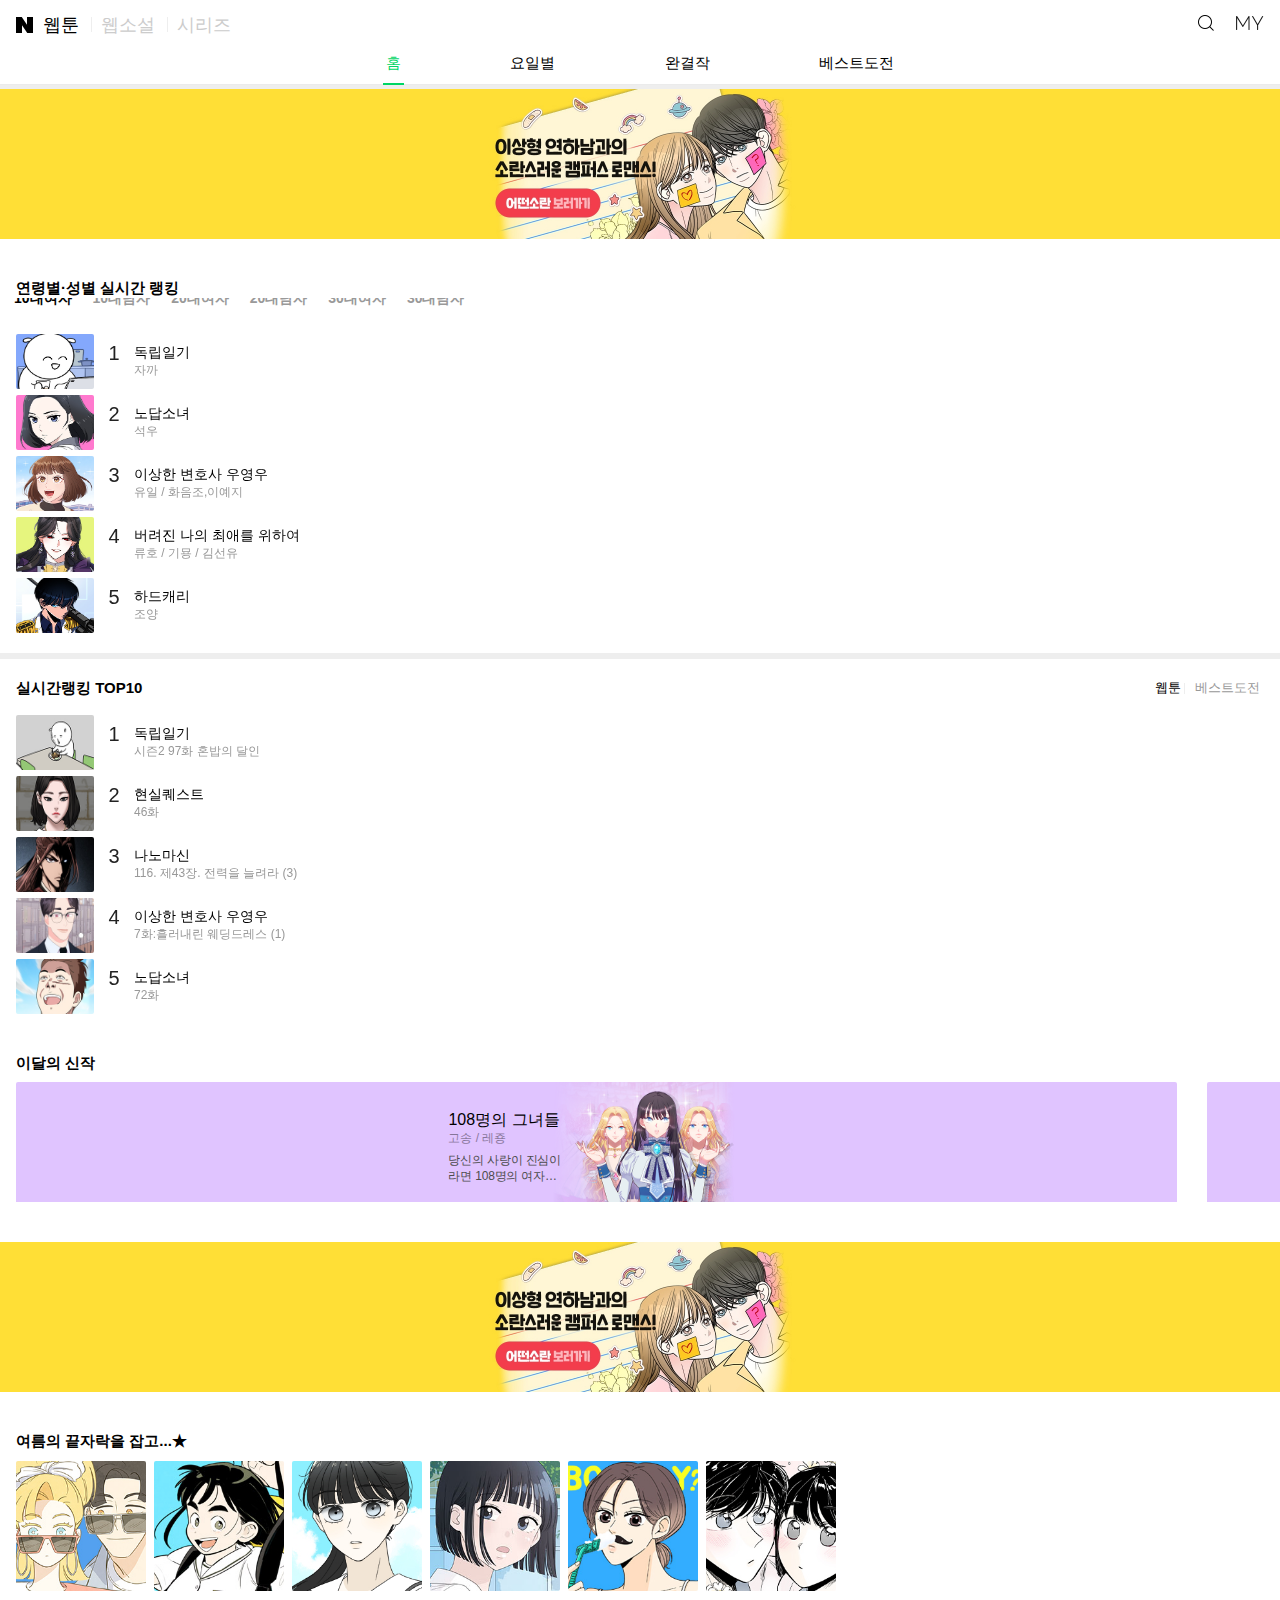
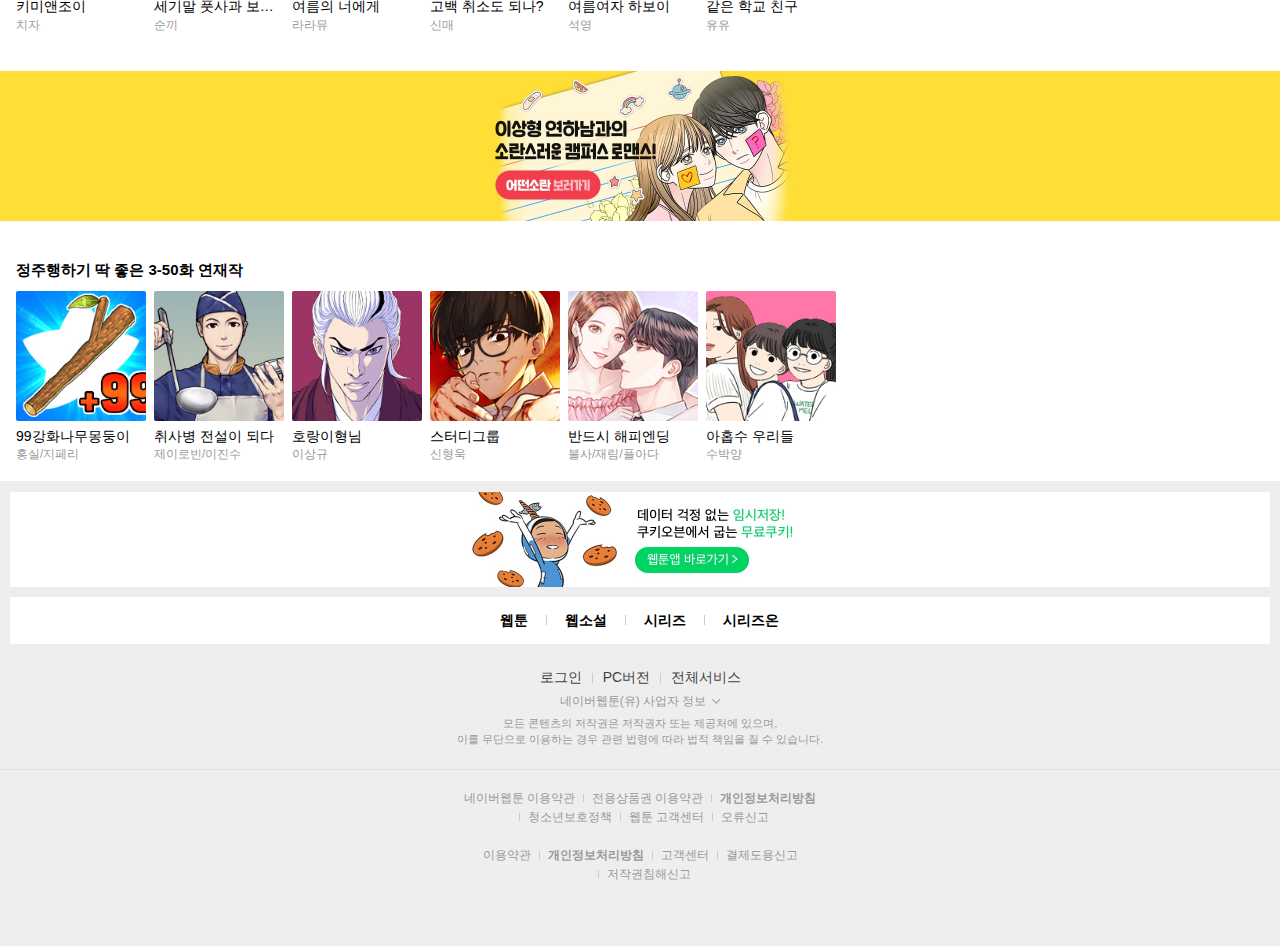
<file: index.html>
<!DOCTYPE html>
<html lang="ko">
    <head>
        <meta charset="UTF-8">
        <meta http-equiv="X-UA-Compatible" content="IE=edge">
        <meta name="viewport" content="width=device-width, initial-scale=1.0">
        <title>네이버 웹툰</title>
        <link rel="stylesheet" href="./assets/css/style.css">
        <link rel="shortcut icon" href="./assets/images/webtoon_favicon_32x32.ico" type="image/x icon">
        <link rel="stylesheet" href="https://cdn.jsdelivr.net/npm/swiper/swiper-bundle.min.css"/>
  
        
    </head>
    <body>
        <!-- header영역 -->
        <header class="header">
            <div class="header-top">
                    <div class="group-flex">
                        <h1 class="logo"><a href=""><span class="blind">네이버</span></a></h1>
                        <div class="gnb-area">
                            <ul class="gnb-list">
                                <li class="gnb-item active"><a href="">웹툰</a></li>
                                <li class="gnb-item"><a href="">웹소설</a></li>
                                <li class="gnb-item"><a href="">시리즈</a></li>
                            </ul>
                        </div>
                    </div>
                <div class="util-area">
                    <a href="" class="btn-search"><span class="blind">검색</span></a>
                    <a href="" class="link-mypage"><span class="blind">마이페이지</span></a>
                </div>
            </div>
            <nav class="header-bottom">
                <ul class="menu-list">
                    <li class="menu-item active"><a href="./index.html">홈</a></li>
                    <li class="menu-item"><a href="./weekday.html">요일별</a></li>
                    <li class="menu-item"><a href="./finish.html">완결작</a></li>
                    <li class="menu-item"><a href="/best.html">베스트도전</a></li>
                </ul>
            </nav>
        </header>
        <!--///header영역 -->

        
        <!-- main 시작-->
        <main class="content">
            <hr>
            <!-- sc-banner01 영역-->
            <section class="sc-banner banner01">
                <a href="">
                    <span class="bg-left" style="background-color:#00f "></span> <!-- 만약 배너이미지가 데이터였다면 이런식으로 꾸며줌 -->
                    <img src="./assets/images/ad-banner.jpg" alt="이상형 연하남과의 소란스러운 캠퍼스 로맨스! 어떤 소란 보러가기">
                    <span class="bg-right"></span>
                </a>
            </section>
            <!-- //// sc-banner01 영역 -->

            <!-- sc-sort 레이아웃 1 -->
            <section class="sc-sort layout01">
                <h2 class="part">연령별·성별 실시간 랭킹</h2>
                <div class="swiper rank">
                    <div class="swiper-pagination"></div>
                    <div class="swiper-wrapper info-area">
                        <div class="swiper-slide rank-area" id="tab1"><ul class="rank-list agegender"></ul></div>
                        <div class="swiper-slide rank-area" id="tab2"><ul class="rank-list agegender"></ul></div>
                        <div class="swiper-slide rank-area" id="tab3"><ul class="rank-list agegender"></ul></div>
                        <div class="swiper-slide rank-area" id="tab4"><ul class="rank-list agegender"></ul></div>
                        <div class="swiper-slide rank-area" id="tab5"><ul class="rank-list agegender"></ul></div>
                        <div class="swiper-slide rank-area" id="tab6"><ul class="rank-list agegender"></ul></div>
                    </div>
                </div>
                      
            </section>
            <!-- ////// sc-sort 레이아웃 1 끝 -->

            <hr class="hr02">
            <!-- sc-rising 레이아웃1 -->
            <section class="sc-rising layout01">
                <div class="wrap">
                    <h2 class="part">실시간랭킹 TOP10</h2>
                    <div class="category">
                        <a href="" class="sort active">웹툰</a>
                        <a href="" class="sort">베스트도전</a>
                    </div>
                </div>
                <div class="info-area">
                    <h3><span class="blind">웹툰영역</span></h3>
                    <div class="swiper-wrapper toon-list">
                        <ul class="swiper-slide rank-list">
                            <li class="rank-item">
                                <a href=""><img src="./assets/images/top-rank01.jpg" alt="">
                                    <div class="rank-num"><em>1</em></div>
                                        <div class="rank-info">
                                            <strong class="title">독립일기</strong>
                                            <span class="writer">시즌2 97화 혼밥의 달인</span>
                                        </div>
                                    </a>
                                </li>
                            <li class="rank-item">
                                <a href=""><img src="./assets/images/top-rank02.jpg" alt="">
                                    <div class="rank-num"><em>2</em></div>
                                        <div class="rank-info">
                                            <strong class="title">현실퀘스트</strong>
                                            <span class="writer">46화</span>
                                        </div>
                                    </a>
                                </li>
                            <li class="rank-item">
                                <a href=""><img src="./assets/images/top-rank03.jpg" alt="">
                                    <div class="rank-num"><em>3</em></div>
                                        <div class="rank-info">
                                            <strong class="title">나노마신</strong>
                                            <span class="writer">116. 제43장. 전력을 늘려라 (3)</span>
                                        </div>
                                    </a>
                                </li>
                            <li class="rank-item">
                                <a href=""><img src="./assets/images/top-rank04.jpg" alt="">
                                    <div class="rank-num"><em>4</em></div>
                                        <div class="rank-info">
                                            <strong class="title">이상한 변호사 우영우</strong>
                                            <span class="writer">7화:흘러내린 웨딩드레스 (1)</span>
                                        </div>
                                    </a>
                                </li>
                            <li class="rank-item">
                                <a href=""><img src="./assets/images/top-rank05.jpg" alt="">
                                    <div class="rank-num"><em>5</em></div>
                                        <div class="rank-info">
                                            <strong class="title">노답소녀</strong>
                                            <span class="writer">72화</span>
                                        </div>
                                    </a>
                                </li>
                        </ul>
                    </div>

                </div>
            </section>
            <!-- ///sc-rising 영역 끝-->

            <!-- sc-new 영역 -->
            <section class="sc-new">
                <h2 class="part">이달의 신작</h2>
                <div class="swiper new-area">
                    <ul class="swiper-wrapper new-list">
                        <li class="swiper-slide new-item">
                            <div class="new-toon">
                                <a href="">
                                    <div class="info">
                                        <strong class="title">108명의 그녀들</strong>
                                        <span class="writer">고송 / 레죵</span>
                                        <p class="desc">당신의 사랑이 진심이라면 108명의 여자들 사이에서 날 찾아봐!</p>
                                    </div>
                                    <div class="thumb">
                                        <img src="./assets/images/sc-new01.png" alt="">
                                        <img src="./assets/images/sc-new02.png" alt="">
                                    </div>
                                <div class="bg"><img src="./assets/images/sc-new03.png" alt=""></div>
                                </a>
                            </div>
                        </li>
                        <li class="swiper-slide new-item">
                            <div class="new-toon">
                                <a href="">
                                    <div class="info">
                                        <strong class="title">108명의 그녀들</strong>
                                        <span class="writer">고송 / 레죵</span>
                                        <p class="desc">당신의 사랑이 진심이라면 108명의 여자들 사이에서 날 찾아봐!</p>
                                    </div>
                                    <div class="thumb">
                                        <img src="./assets/images/sc-new01.png" alt="">
                                        <img src="./assets/images/sc-new02.png" alt="">
                                    </div>
                                <div class="bg"><img src="./assets/images/sc-new03.png" alt=""></div>
                                </a>
                            </div>
                        </li>
                        <li class="swiper-slide new-item">
                            <div class="new-toon">
                                <a href="">
                                    <div class="info">
                                        <strong class="title">108명의 그녀들</strong>
                                        <span class="writer">고송 / 레죵</span>
                                        <p class="desc">당신의 사랑이 진심이라면 108명의 여자들 사이에서 날 찾아봐!</p>
                                    </div>
                                    <div class="thumb">
                                        <img src="./assets/images/sc-new01.png" alt="">
                                        <img src="./assets/images/sc-new02.png" alt="">
                                    </div>
                                <div class="bg"><img src="./assets/images/sc-new03.png" alt=""></div>
                                </a>
                            </div>
                        </li>
                        <li class="swiper-slide new-item">
                            <div class="new-toon">
                                <a href="">
                                    <div class="info">
                                        <strong class="title">108명의 그녀들</strong>
                                        <span class="writer">고송 / 레죵</span>
                                        <p class="desc">당신의 사랑이 진심이라면 108명의 여자들 사이에서 날 찾아봐!</p>
                                    </div>
                                    <div class="thumb">
                                        <img src="./assets/images/sc-new01.png" alt="">
                                        <img src="./assets/images/sc-new02.png" alt="">
                                    </div>
                                <div class="bg"><img src="./assets/images/sc-new03.png" alt=""></div>
                                </a>
                            </div>
                        </li>
                        <li class="swiper-slide new-item">
                            <div class="new-toon">
                                <a href="">
                                    <div class="info">
                                        <strong class="title">108명의 그녀들</strong>
                                        <span class="writer">고송 / 레죵</span>
                                        <p class="desc">당신의 사랑이 진심이라면 108명의 여자들 사이에서 날 찾아봐!</p>
                                    </div>
                                    <div class="thumb">
                                        <img src="./assets/images/sc-new01.png" alt="">
                                        <img src="./assets/images/sc-new02.png" alt="">
                                    </div>
                                <div class="bg"><img src="./assets/images/sc-new03.png" alt=""></div>
                                </a>
                            </div>
                        </li>
                    </ul>
                </div>
            </section>
            <!-- /////sc-new 영역 -->

            <!-- sc-banner 영역 02-->
            <section class="sc-banner">
                <a href="">
                    <span class="bg-left"></span>
                    <img src="./assets/images/ad-banner.jpg" alt="이상형 연하남과의 소란스러운 캠퍼스 로맨스! 어떤 소란 보러가기">
                    <span class="bg-right"></span>
                </a>
            </section>
            <!-- ///sc-ad 영역 -->

            <!-- sc-season layout02영역 -->
            <section class="sc-season layout02">
                <h2 class="part">여름의 끝자락을 잡고...★</h2>
                <div class=" season">
                    <ul class=" series-list">
                        <li class="series-item"><a href=""><div class="thumb"><img src="./assets/images/sc-season.jpg" alt="키미앤조이"></div><em class="content-title">키미앤조이</em><span class="writer">치자</span></a></li>
                        <li class="series-item"><a href=""><div class="thumb"><img src="./assets/images/sc-season02.jpg" alt="세기말 풋사과 보습학원"></div><em class="content-title">세기말 풋사과 보습학원</em><span class="writer">순끼</span></a></li>
                        <li class="series-item"><a href=""><div class="thumb"><img src="./assets/images/sc-season03.jpg" alt="여름의 너에게"></div><em class="content-title">여름의 너에게</em><span class="writer">라라뮤</span></a></li>
                        <li class="series-item"><a href=""><div class="thumb"><img src="./assets/images/sc-season04.jpg" alt="고백 취소도 되나?"></div><em class="content-title">고백 취소도 되나?</em><span class="writer">신매</span></a></li>
                        <li class="series-item"><a href=""><div class="thumb"><img src="./assets/images/sc-season05.jpg" alt="여름여자 하보이"></div><em class="content-title">여름여자 하보이</em><span class="writer">석영</span></a></li>
                        <li class="series-item"><a href=""><div class="thumb"><img src="./assets/images/sc-season06.jpg" alt="같은 학교 친구"></div><em class="content-title">같은 학교 친구</em><span class="writer">유유</span></a></li>
                        
                    </ul>
                </div>
            </section>
            <!--///// sc-season 영역 끝-->

            <!-- sc-banner 영역 03-->
            <section class="sc-banner">
                <a href="">
                    <span class="bg-left"></span>
                    <img src="./assets/images/ad-banner.jpg" alt="이상형 연하남과의 소란스러운 캠퍼스 로맨스! 어떤 소란 보러가기">
                    <span class="bg-right"></span>
                </a>
            </section>
            <!--//// sc-banner 영역 03 끝 -->

            <!-- sc-serial영역 -->
            <section class="sc-serial layout02">
                <h2 class="part">정주행하기 딱 좋은 3-50화 연재작</h2>
                <ul class="series-list">
                    <li class="series-item"><a href=""><div class="thumb"><img src="./assets/images/sc-serial01.jpg" alt="99강화나무몽둥이"></div><em class="content-title">99강화나무몽둥이</em><span class="writer">홍실/지페리</span></a></li>
                    <li class="series-item"><a href=""><div class="thumb"><img src="./assets/images/sc-serial02.jpg" alt="취사병 전설이 되다"></div><em class="content-title">취사병 전설이 되다</em><span class="writer">제이로빈/이진수</span></a></li>
                    <li class="series-item"><a href=""><div class="thumb"><img src="./assets/images/sc-serial03.jpg" alt="호랑이형님"></div><em class="content-title">호랑이형님</em><span class="writer">이상규</span></a></li>
                    <li class="series-item"><a href=""><div class="thumb"><img src="./assets/images/sc-serial04.jpg" alt="스터디그룹"></div><em class="content-title">스터디그룹</em><span class="writer">신형욱</span></a></li>
                    <li class="series-item"><a href=""><div class="thumb"><img src="./assets/images/sc-serial05.jpg" alt="반드시 해피엔딩"></div><em class="content-title">반드시 해피엔딩</em><span class="writer">불사/재림/플아다</span></a></li>
                    <li class="series-item"><a href=""><div class="thumb"><img src="./assets/images/sc-serial06.jpg" alt="아홉수 우리들"></div><em class="content-title">아홉수 우리들</em><span class="writer">수박양</span></a></li>
                   
                </ul>
            </section>
            <!--//// sc-serial영역 끝-->
        </main>

        
        <!-- footer 시작-->
        <div class="footer-wrap">
            <footer class="footer">
                <div class="app">
                    <a href=""><img src="./assets/images/app.jpg" alt="데이터 걱정 없는 임시저장! 쿠키오븐에서 굽는 무료쿠키! 웹툰앱 바로가기"></a>
                </div>

                <div class="footer-menu">
                    <h3 class="blind">하단 컨텐츠 메뉴</h3>
                    <a href="">웹툰<i class="bar"></i></a>
                    <a href="">웹소설<i class="bar"></i></a>
                    <a href="">시리즈<i class="bar"></i></a>
                    <a href="">시리즈온</a>
                </div>

                <div class="service">
                    <a href="" class="util-menu">로그인<i class="bar"></i></a>
                    <a href="" class="util-menu">PC버전<i class="bar"></i></a>
                    <a href="" class="util-menu">전체서비스</a>
                </div>
                <div class="business-info">
                    <p class="business-title"><a href="">네이버웹툰(유) 사업자 정보</a></p>
                    <div class="detail">
                        <p>사업자 등록번호 : 669-86-01888</p>
                        <p>통신판매업 신고번호 : 2020-성남분당B-0719</p>
                        <p>대표이사 : 김준구</p>
                        <address>주소 : 경기도 성남시 분당구 분당내곡로 131 판교테크원 타워1, 11-12층</address>
                        <a href="">고객센터 : 1588-3820</a>
                        <a href="">이메일 : ccnaver@naver.com</a>
                        <a href="" class="register">사업자 등록정보</a>
                    </div>
                    <span class="copy-desc">모든 콘텐츠의 저작권은 저작권자 또는 제공처에 있으며,<br>
                        이를 무단으로 이용하는 경우 관련 법령에 따라 법적 책임을 질 수 있습니다.</span>
                </div>
                <div class="related first">
                    <ul class="related-list">
                        <li class="related-item"><a href="">네이버웹툰 이용약관</a></li>
                        <li class="related-item"><a href="">전용상품권 이용약관</a></li>
                        <li class="related-item bold"><a href="">개인정보처리방침</a></li>
                        <li class="related-item"><a href="">청소년보호정책</a></li>
                        <li class="related-item"><a href="">웹툰 고객센터</a></li>
                        <li class="related-item"><a href="">오류신고</a></li>
                    </ul>
                </div>
                <div class="right">
                    <a href=""><span class="blind">© NAVER WEBTOON Limited</span></a>
                </div>
                <div class="related">
                    <ul class="related-list">
                        <li class="related-item"><a href="">이용약관</a></li>
                        <li class="related-item bold"><a href="">개인정보처리방침</a></li>
                        <li class="related-item"><a href="">고객센터</a></li>
                        <li class="related-item"><a href="">결제도용신고</a></li>
                        <li class="related-item"><a href="">저작권침해신고</a></li>
                    </ul>
                </div>
                <div class="copy">
                    <a href=""><span class="blind">© NAVER CORP</span></a>
                </div>
            </footer>
        </div>
        <!-- footer -->

    <script src="https://code.jquery.com/jquery-3.6.0.min.js"></script>
    <script src="https://cdn.jsdelivr.net/npm/swiper/swiper-bundle.min.js"></script>
    <script src="./assets/js/main.js"></script>
    <script src="./assets/js/rank.js"></script>
    </body>

</html>
</file>
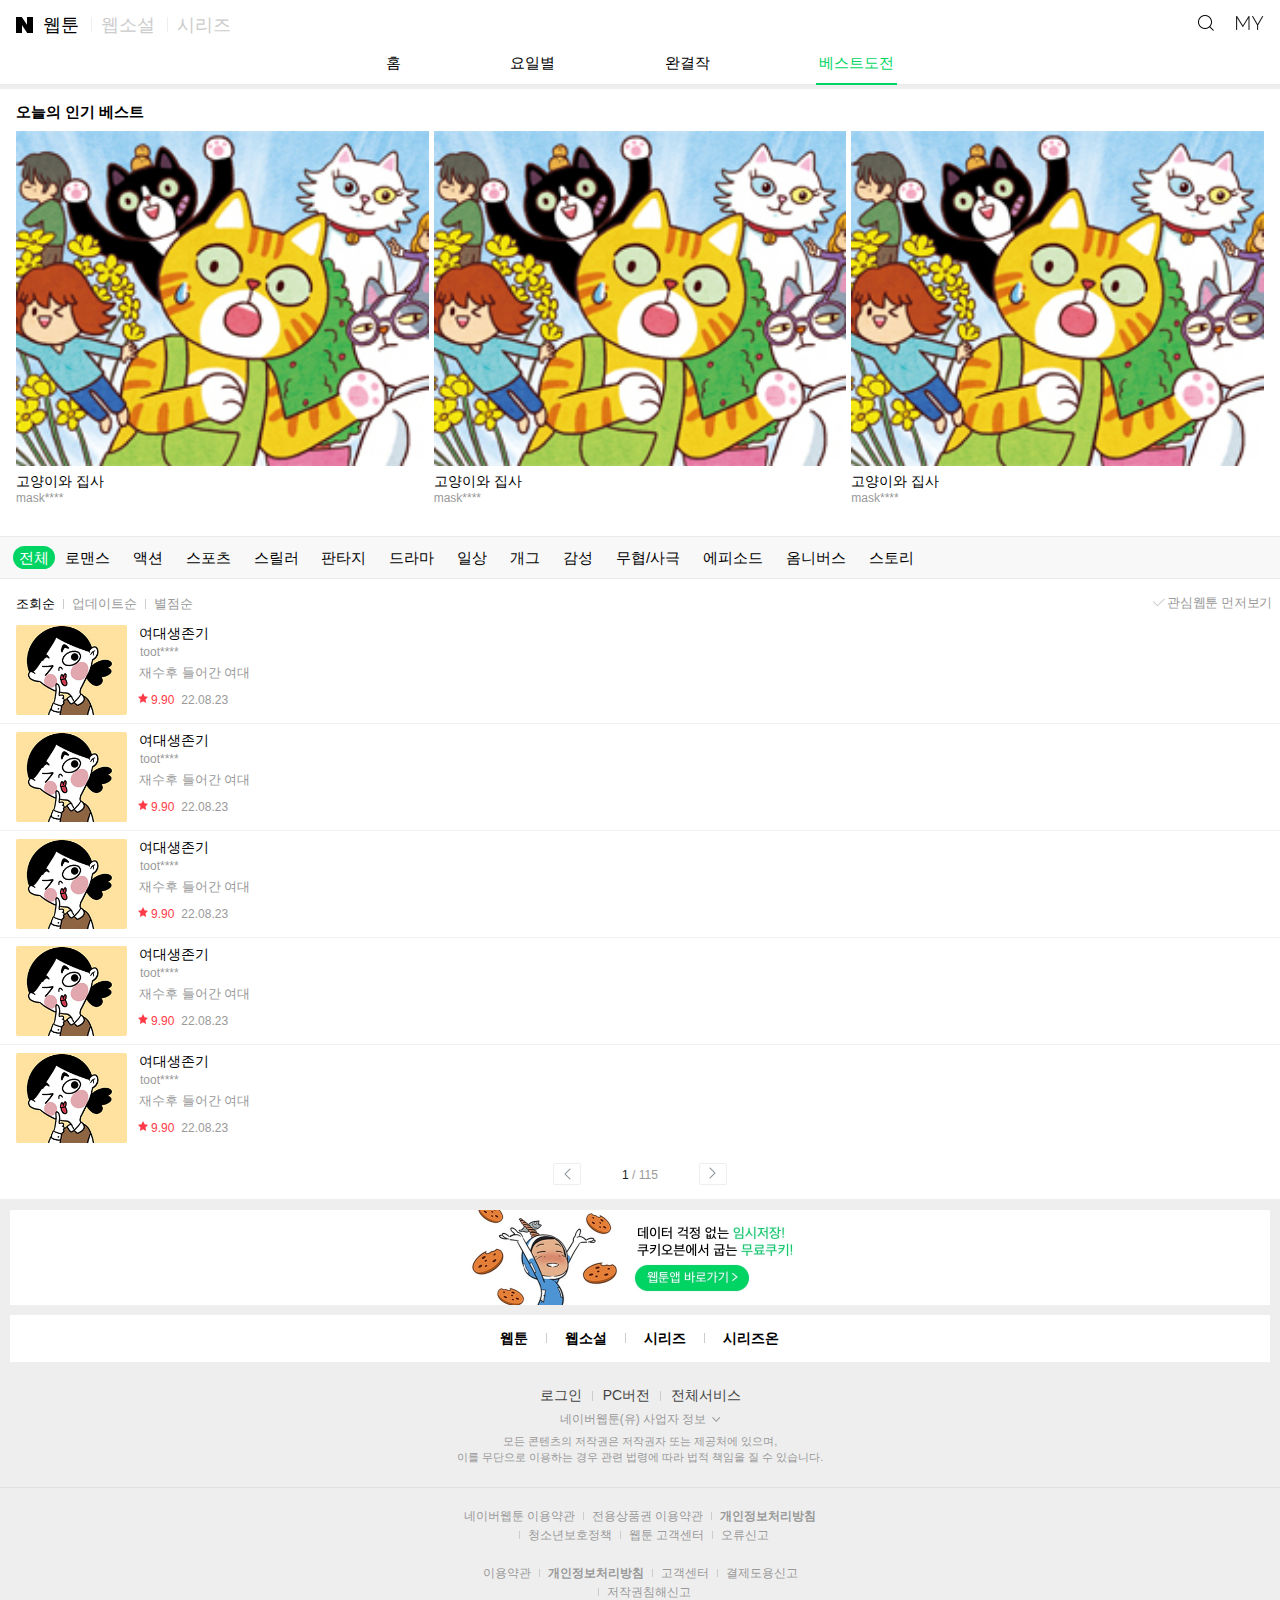
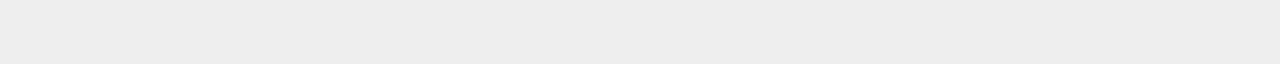
<file: best.html>
<!DOCTYPE html>
<html lang="ko">
    <head>
        <meta charset="UTF-8">
        <meta http-equiv="X-UA-Compatible" content="IE=edge">
        <meta name="viewport" content="width=device-width, initial-scale=1.0">
        <title>베스트도전 :: 네이버 웹툰</title>
        <link rel="stylesheet" href="./assets/css/style.css">
        <link rel="shortcut icon" href="./assets/images/webtoon_favicon_32x32.ico" type="image/x icon">
    </head>
    <body>
        <!-- header영역 -->
        <header class="header">
            <div class="header-top">
                <div class="group-flex">
                    <h1 class="logo"><a href=""><span class="blind">네이버</span></a></h1>
                    <div class="gnb-area">
                        <ul class="gnb-list">
                            <li class="gnb-item active"><a href="">웹툰</a></li>
                            <li class="gnb-item"><a href="">웹소설</a></li>
                            <li class="gnb-item"><a href="">시리즈</a></li>
                        </ul>
                    </div>
                </div>
                <div class="util-area">
                    <a href="" class="btn-search"><span class="blind">검색</span></a>
                    <a href="" class="link-mypage"><span class="blind">마이페이지</span></a>
                </div>
            </div>
            <div class="header-bottom">
                <ul class="menu-list">
                    <li class="menu-item"><a href="./index.html">홈</a></li>
                    <li class="menu-item"><a href="./weekday.html">요일별</a></li>
                    <li class="menu-item"><a href="/finish.html">완결작</a></li>
                    <li class="menu-item active"><a href="./best.html">베스트도전</a></li>
                </ul>
            </div>
        </header>
        <!--///header영역 -->

        
        <main class="content">
            <hr>

            <!-- sc-today -->
                <section class="sc-today layout04">
                <h2 class="part">오늘의 인기 베스트</h2>
                    <ul class="order-list today">
                        <li class="order-item">
                            <a href=""><img src="./assets/images/sc-today.jpg" alt="">
                                <div class="info-area">
                                    <strong class="title">고양이와 집사</strong>
                                    <p class="writer">mask****</p>
                                </div>
                            </a>
                        </li>
                        <li class="order-item">
                            <a href=""><img src="./assets/images/sc-today.jpg" alt="">
                                <div class="info-area">
                                    <strong class="title">고양이와 집사</strong>
                                    <p class="writer">mask****</p>
                                </div>
                            </a>
                        </li>
                        <li class="order-item">
                            <a href=""><img src="./assets/images/sc-today.jpg" alt="">
                                <div class="info-area">
                                    <strong class="title">고양이와 집사</strong>
                                    <p class="writer">mask****</p>
                                </div>
                            </a>
                        </li>
            </section>
             <!-- ///// sc-today -->


            <!-- sc-best -->
            <section class="sc-best">
                             <!-- genre-area -->
            <div class="genre-area">
                <div class="genre">
                    <ul class="genre-list">
                        <li class="genre-item active"><a href="">전체</a></li>
                        <li class="genre-item"><a href="">로맨스</a></li>
                        <li class="genre-item"><a href="">액션</a></li>
                        <li class="genre-item"><a href="">스포츠</a></li>
                        <li class="genre-item"><a href="">스릴러</a></li>
                        <li class="genre-item"><a href="">판타지</a></li>
                        <li class="genre-item"><a href="">드라마</a></li>
                        <li class="genre-item"><a href="">일상</a></li>
                        <li class="genre-item"><a href="">개그</a></li>
                        <li class="genre-item"><a href="">감성</a></li>
                        <li class="genre-item"><a href="">무협/사극</a></li>
                        <li class="genre-item"><a href="">에피소드</a></li>
                        <li class="genre-item"><a href="">옴니버스</a></li>
                        <li class="genre-item"><a href="">스토리</a></li>
                    </ul>
                </div>
            </div>
            <!-- ///// genre-area -->
                <div class="sort-wrap">
                    <div class="best-sort">
                        <a href="" class="sort active">조회순<i class="bar"></i></a>
                        <a href="" class="sort">업데이트순<i class="bar"></i></a>
                        <a href="" class="sort">별점순</a>
                    </div>
                    <div class="btn-look">
                        <a href="">관심웹툰 먼저보기</a>
                    </div>
                </div>
                <div class="best-toon">
                    <ul class="best-list">
                        <li class="best-item">
                            <a href=""><div class="img-box"><img src="./assets/images/sc-best01.jpg" alt=""></div>
                            <div class="info-box">
                                <strong class="title">여대생존기</strong>
                                <span class="writer">toot****</span>
                                <p class="desc">재수후 들어간 여대</p><div class="sub"><span class="score">9.90</span><span class="date">22.08.23</span></div>
                            </div></a>
                        </li>
                        <li class="best-item">
                            <a href=""><div class="img-box"><img src="./assets/images/sc-best01.jpg" alt=""></div>
                            <div class="info-box">
                                <strong class="title">여대생존기</strong>
                                <span class="writer">toot****</span>
                                <p class="desc">재수후 들어간 여대</p><div class="sub"><span class="score">9.90</span><span class="date">22.08.23</span></div>
                            </div></a>
                        </li>
                        <li class="best-item">
                            <a href=""><div class="img-box"><img src="./assets/images/sc-best01.jpg" alt=""></div>
                            <div class="info-box">
                                <strong class="title">여대생존기</strong>
                                <span class="writer">toot****</span>
                                <p class="desc">재수후 들어간 여대</p><div class="sub"><span class="score">9.90</span><span class="date">22.08.23</span></div>
                            </div></a>
                        </li>
                        <li class="best-item">
                            <a href=""><div class="img-box"><img src="./assets/images/sc-best01.jpg" alt=""></div>
                            <div class="info-box">
                                <strong class="title">여대생존기</strong>
                                <span class="writer">toot****</span>
                                <p class="desc">재수후 들어간 여대</p><div class="sub"><span class="score">9.90</span><span class="date">22.08.23</span></div>
                            </div></a>
                        </li>
                        <li class="best-item">
                            <a href=""><div class="img-box"><img src="./assets/images/sc-best01.jpg" alt=""></div>
                            <div class="info-box">
                                <strong class="title">여대생존기</strong>
                                <span class="writer">toot****</span>
                                <p class="desc">재수후 들어간 여대</p><div class="sub"><span class="score">9.90</span><span class="date">22.08.23</span></div>
                            </div></a>
                        </li>
                    </ul>
                </div>
                <div class="pagination">
                    <a href="" class="btn prev" aria-label="이전"></a>
                    <div class="page">
                        <em class="now">1 </em>
                        <span class="total">/ 115</span>
                    </div>
                    <a href="" class="btn next" aria-label="다음"></a>
                </div>
            </section>
            <!-- /////sc-best -->
        </main>


        <!-- footer 시작-->
        <div class="footer-wrap">
            <footer class="footer">
                <div class="app">
                    <a href=""><img src="./assets/images/app.jpg" alt="데이터 걱정 없는 임시저장! 쿠키오븐에서 굽는 무료쿠키! 웹툰앱 바로가기"></a>
                </div>

                <div class="footer-menu">
                    <h3 class="blind">하단 컨텐츠 메뉴</h3>
                    <a href="">웹툰<i class="bar"></i></a>
                    <a href="">웹소설<i class="bar"></i></a>
                    <a href="">시리즈<i class="bar"></i></a>
                    <a href="">시리즈온</a>
                </div>

                <div class="service">
                    <a href="" class="util-menu">로그인<i class="bar"></i></a>
                    <a href="" class="util-menu">PC버전<i class="bar"></i></a>
                    <a href="" class="util-menu">전체서비스</a>
                </div>
                <div class="business-info">
                    <p class="business-title"><a href="">네이버웹툰(유) 사업자 정보</a></p>
                    <div class="detail">
                        <p>사업자 등록번호 : 669-86-01888</p>
                        <p>통신판매업 신고번호 : 2020-성남분당B-0719</p>
                        <p>대표이사 : 김준구</p>
                        <address>주소 : 경기도 성남시 분당구 분당내곡로 131 판교테크원 타워1, 11-12층</address>
                        <a href="">고객센터 : 1588-3820</a>
                        <a href="">이메일 : ccnaver@naver.com</a>
                        <a href="" class="register">사업자 등록정보</a>
                    </div>
                    <span class="copy-desc">모든 콘텐츠의 저작권은 저작권자 또는 제공처에 있으며,<br>
                        이를 무단으로 이용하는 경우 관련 법령에 따라 법적 책임을 질 수 있습니다.</span>
                </div>
                <div class="related first">
                    <ul class="related-list">
                        <li class="related-item"><a href="">네이버웹툰 이용약관</a></li>
                        <li class="related-item"><a href="">전용상품권 이용약관</a></li>
                        <li class="related-item bold"><a href="">개인정보처리방침</a></li>
                        <li class="related-item"><a href="">청소년보호정책</a></li>
                        <li class="related-item"><a href="">웹툰 고객센터</a></li>
                        <li class="related-item"><a href="">오류신고</a></li>
                    </ul>
                </div>
                <div class="right">
                    <a href=""><span class="blind">© NAVER WEBTOON Limited</span></a>
                </div>
                <div class="related">
                    <ul class="related-list">
                        <li class="related-item"><a href="">이용약관</a></li>
                        <li class="related-item bold"><a href="">개인정보처리방침</a></li>
                        <li class="related-item"><a href="">고객센터</a></li>
                        <li class="related-item"><a href="">결제도용신고</a></li>
                        <li class="related-item"><a href="">저작권침해신고</a></li>
                    </ul>
                </div>
                <div class="copy">
                    <a href=""><span class="blind">© NAVER CORP</span></a>
                </div>
            </footer>
        </div>
        <!-- footer -->


        <script src="https://code.jquery.com/jquery-3.6.0.min.js"></script>
        <script src="https://cdn.jsdelivr.net/npm/swiper/swiper-bundle.min.js"></script>
        <script src="./assets/js/main.js"></script>
    </body>
</html>
</file>
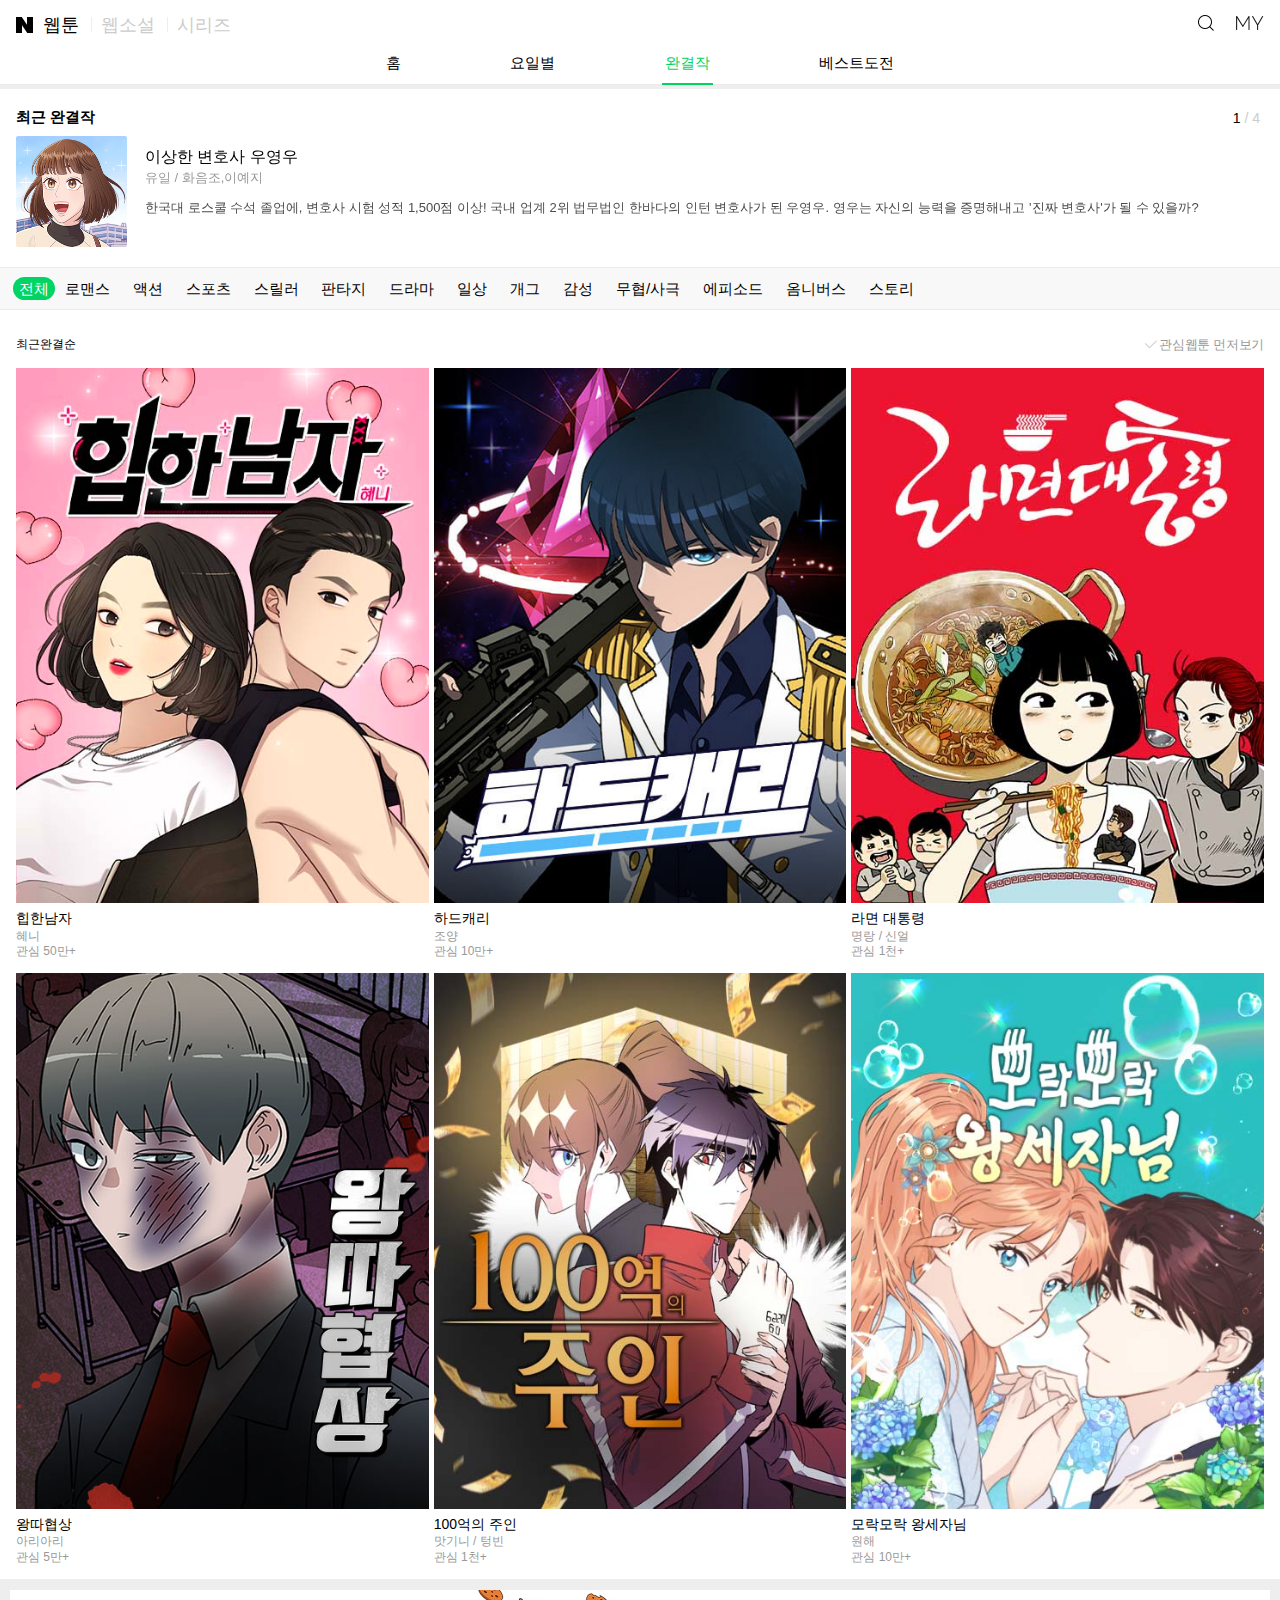
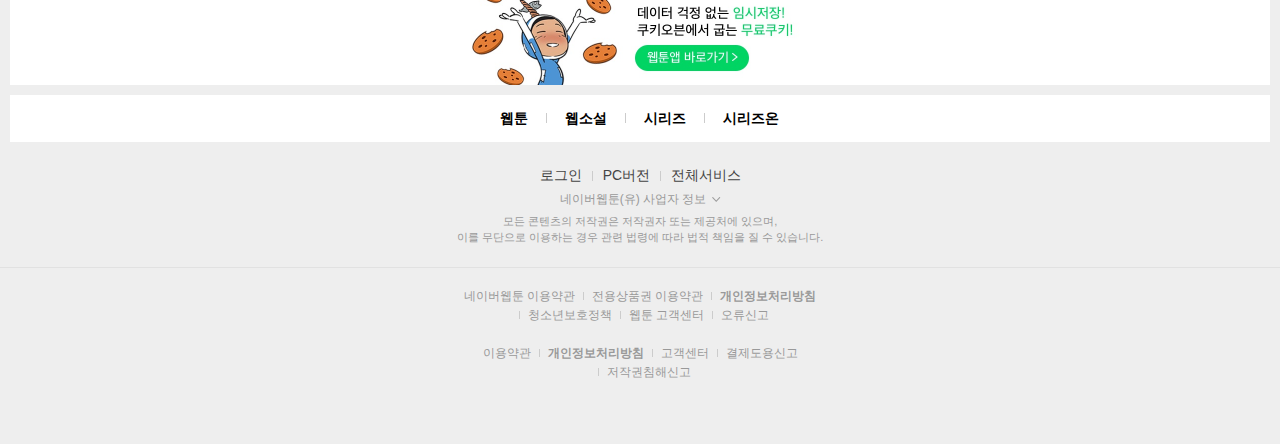
<file: finish.html>
<!DOCTYPE html>
<html lang="ko">
<head>
    <meta charset="UTF-8">
    <meta http-equiv="X-UA-Compatible" content="IE=edge">
    <meta name="viewport" content="width=device-width, initial-scale=1.0">
    <title>완결 :: 네이버 웹툰</title>
    <link rel="stylesheet" href="./assets/css/style.css">
    <link rel="shortcut icon" href="./assets/images/webtoon_favicon_32x32.ico" type="image/x icon">
</head>
<body>
     <!-- header영역 -->
     <header class="header">
        <div class="header-top">
                <div class="group-flex">
                    <h1 class="logo"><a href=""><span class="blind">네이버</span></a></h1>
                    <div class="gnb-area">
                        <ul class="gnb-list">
                            <li class="gnb-item active"><a href="">웹툰</a></li>
                            <li class="gnb-item"><a href="">웹소설</a></li>
                            <li class="gnb-item"><a href="">시리즈</a></li>
                        </ul>
                    </div>
                </div>
            <div class="util-area">
                <a href="" class="btn-search"><span class="blind">검색</span></a>
                <a href="" class="link-mypage"><span class="blind">마이페이지</span></a>
            </div>
        </div>
        <div class="header-bottom">
            <ul class="menu-list">
                <li class="menu-item"><a href="./index.html">홈</a></li>
                <li class="menu-item"><a href="./weekday.html">요일별</a></li>
                <li class="menu-item  active"><a href="/finish.html">완결작</a></li>
                <li class="menu-item"><a href="./best.html">베스트도전</a></li>
            </ul>
        </div>
    </header>
    <!--///header영역 -->


    <main class="content">
        <hr>
        <!-- sc-finished  -->
        <section class="sc-finished layout03">
                <h2 class="part">최근 완결작</h2>
                <div class="pagination"></div>
                <div class="swiper preview-area">
                    <ul class="swiper-wrapper intro-list finish">
                        <!-- <li class="swiper-slide intro-item">
                            <a href="">
                            <div class="img-box"><img src="./assets/images/sc-monthly-new.jpg" alt=""></div>
                            <div class="info-area">
                                <strong class="title">이상한 변호사 우영우</strong>
                                <span class="writer">유일 / 화음조,이에지</span>
                                <p class="desc">한국대 로스쿨 수석 졸업에, 변호사 시험 성적 1,500점 이상! 국내 업계 2위 법무법인 한바다의 인턴 변호사가 된 우영우.  영우는 자신의 능력을 증명해내고 '진짜 변호사'가 될 수 있을까?</p>
                            </div>
                        </a>
                    </li> -->
                        <!-- <li class="swiper-slide intro-item">
                            <a href="">
                            <div class="img-box"><img src="./assets/images/sc-monthly-new.jpg" alt=""></div>
                            <div class="info-area">
                                <strong class="title">이상한 변호사 우영우</strong>
                                <span class="writer">유일 / 화음조,이에지</span>
                                <p class="desc">한국대 로스쿨 수석 졸업에, 변호사 시험 성적 1,500점 이상! 국내 업계 2위 법무법인 한바다의 인턴 변호사가 된 우영우.  영우는 자신의 능력을 증명해내고 '진짜 변호사'가 될 수 있을까?</p>
                            </div>
                        </a>
                    </li>
                        <li class="swiper-slide intro-item">
                            <a href="">
                            <div class="img-box"><img src="./assets/images/sc-monthly-new.jpg" alt=""></div>
                            <div class="info-area">
                                <strong class="title">이상한 변호사 우영우</strong>
                                <span class="writer">유일 / 화음조,이에지</span>
                                <p class="desc">한국대 로스쿨 수석 졸업에, 변호사 시험 성적 1,500점 이상! 국내 업계 2위 법무법인 한바다의 인턴 변호사가 된 우영우.  영우는 자신의 능력을 증명해내고 '진짜 변호사'가 될 수 있을까?</p>
                            </div>
                        </a>
                    </li>
                        <li class="swiper-slide intro-item">
                            <a href="">
                            <div class="img-box"><img src="./assets/images/sc-monthly-new.jpg" alt=""></div>
                            <div class="info-area">
                                <strong class="title">이상한 변호사 우영우</strong>
                                <span class="writer">유일 / 화음조,이에지</span>
                                <p class="desc">한국대 로스쿨 수석 졸업에, 변호사 시험 성적 1,500점 이상! 국내 업계 2위 법무법인 한바다의 인턴 변호사가 된 우영우.  영우는 자신의 능력을 증명해내고 '진짜 변호사'가 될 수 있을까?</p>
                            </div>
                        </a>
                    </li> -->
                    </ul>
                </div>
        </section>
         <!-- //// sc-finished  -->




        <!-- sc-order -->
        <section class="sc-order01 layout04">
                     <!-- genre-area -->
        <div class="genre-area">
            <div class="genre">
                <ul class="genre-list">
                    <li class="genre-item active"><a href="">전체</a></li>
                    <li class="genre-item"><a href="">로맨스</a></li>
                    <li class="genre-item"><a href="">액션</a></li>
                    <li class="genre-item"><a href="">스포츠</a></li>
                    <li class="genre-item"><a href="">스릴러</a></li>
                    <li class="genre-item"><a href="">판타지</a></li>
                    <li class="genre-item"><a href="">드라마</a></li>
                    <li class="genre-item"><a href="">일상</a></li>
                    <li class="genre-item"><a href="">개그</a></li>
                    <li class="genre-item"><a href="">감성</a></li>
                    <li class="genre-item"><a href="">무협/사극</a></li>
                    <li class="genre-item"><a href="">에피소드</a></li>
                    <li class="genre-item"><a href="">옴니버스</a></li>
                    <li class="genre-item"><a href="">스토리</a></li>
                </ul>
            </div>
        </div>
        <!-- ///// genre-area -->
            <h2><span class="blind">카테고리 별 완결작 보기</span></h2>
            <div class="sort-order">
                <div class="order-box">
                    <select name="btn-order" id="">
                        <option value="popualr">최근완결순</option>
                        <option value="popualr">인기순</option>
                        <option value="popualr-woman">여성인기순</option>
                        <option value="popualr-man">남성인기순</option>
                        <option value="inqury">조회순</option>
                    </select>
                </div>
                <div class="btn-look">
                    <a href="">관심웹툰 먼저보기</a>
                </div>
            </div>
            <ul class="order-list finish">
                <!-- <li class="order-item">
                    <a href=""><img src="./assets/images/sc-order.jpg" alt="">
                        <div class="info-area">
                            <strong class="title">참교육</strong>
                            <p class="writer">채용택 / 한가람</p>
                            <span class="like">관심 50만+</span>
                        </div>
                    </a>
                </li> -->
            </ul>
        </section>
        <!-- //////sc-order -->
    </main>


        <!-- footer 시작-->
        <div class="footer-wrap">
            <footer class="footer">
                <div class="app">
                    <a href=""><img src="./assets/images/app.jpg" alt="데이터 걱정 없는 임시저장! 쿠키오븐에서 굽는 무료쿠키! 웹툰앱 바로가기"></a>
                </div>

                <div class="footer-menu">
                    <h3 class="blind">하단 컨텐츠 메뉴</h3>
                    <a href="">웹툰<i class="bar"></i></a>
                    <a href="">웹소설<i class="bar"></i></a>
                    <a href="">시리즈<i class="bar"></i></a>
                    <a href="">시리즈온</a>
                </div>

                <div class="service">
                    <a href="" class="util-menu">로그인<i class="bar"></i></a>
                    <a href="" class="util-menu">PC버전<i class="bar"></i></a>
                    <a href="" class="util-menu">전체서비스</a>
                </div>
                <div class="business-info">
                    <p class="business-title"><a href="">네이버웹툰(유) 사업자 정보</a></p>
                    <div class="detail">
                        <p>사업자 등록번호 : 669-86-01888</p>
                        <p>통신판매업 신고번호 : 2020-성남분당B-0719</p>
                        <p>대표이사 : 김준구</p>
                        <address>주소 : 경기도 성남시 분당구 분당내곡로 131 판교테크원 타워1, 11-12층</address>
                        <a href="">고객센터 : 1588-3820</a>
                        <a href="">이메일 : ccnaver@naver.com</a>
                        <a href="" class="register">사업자 등록정보</a>
                    </div>
                    <span class="copy-desc">모든 콘텐츠의 저작권은 저작권자 또는 제공처에 있으며,<br>
                        이를 무단으로 이용하는 경우 관련 법령에 따라 법적 책임을 질 수 있습니다.</span>
                </div>
                <div class="related first">
                    <ul class="related-list">
                        <li class="related-item"><a href="">네이버웹툰 이용약관</a></li>
                        <li class="related-item"><a href="">전용상품권 이용약관</a></li>
                        <li class="related-item bold"><a href="">개인정보처리방침</a></li>
                        <li class="related-item"><a href="">청소년보호정책</a></li>
                        <li class="related-item"><a href="">웹툰 고객센터</a></li>
                        <li class="related-item"><a href="">오류신고</a></li>
                    </ul>
                </div>
                <div class="right">
                    <a href=""><span class="blind">© NAVER WEBTOON Limited</span></a>
                </div>
                <div class="related">
                    <ul class="related-list">
                        <li class="related-item"><a href="">이용약관</a></li>
                        <li class="related-item bold"><a href="">개인정보처리방침</a></li>
                        <li class="related-item"><a href="">고객센터</a></li>
                        <li class="related-item"><a href="">결제도용신고</a></li>
                        <li class="related-item"><a href="">저작권침해신고</a></li>
                    </ul>
                </div>
                <div class="copy">
                    <a href=""><span class="blind">© NAVER CORP</span></a>
                </div>
            </footer>
        </div>
        <!-- footer -->
    <script src="https://code.jquery.com/jquery-3.6.0.min.js"></script>
    <script src="https://cdn.jsdelivr.net/npm/swiper/swiper-bundle.min.js"></script>
    <script src="./assets/js/main.js"></script>
    <script src="./assets/js/rank.js"></script>
</body>
</html>
</file>
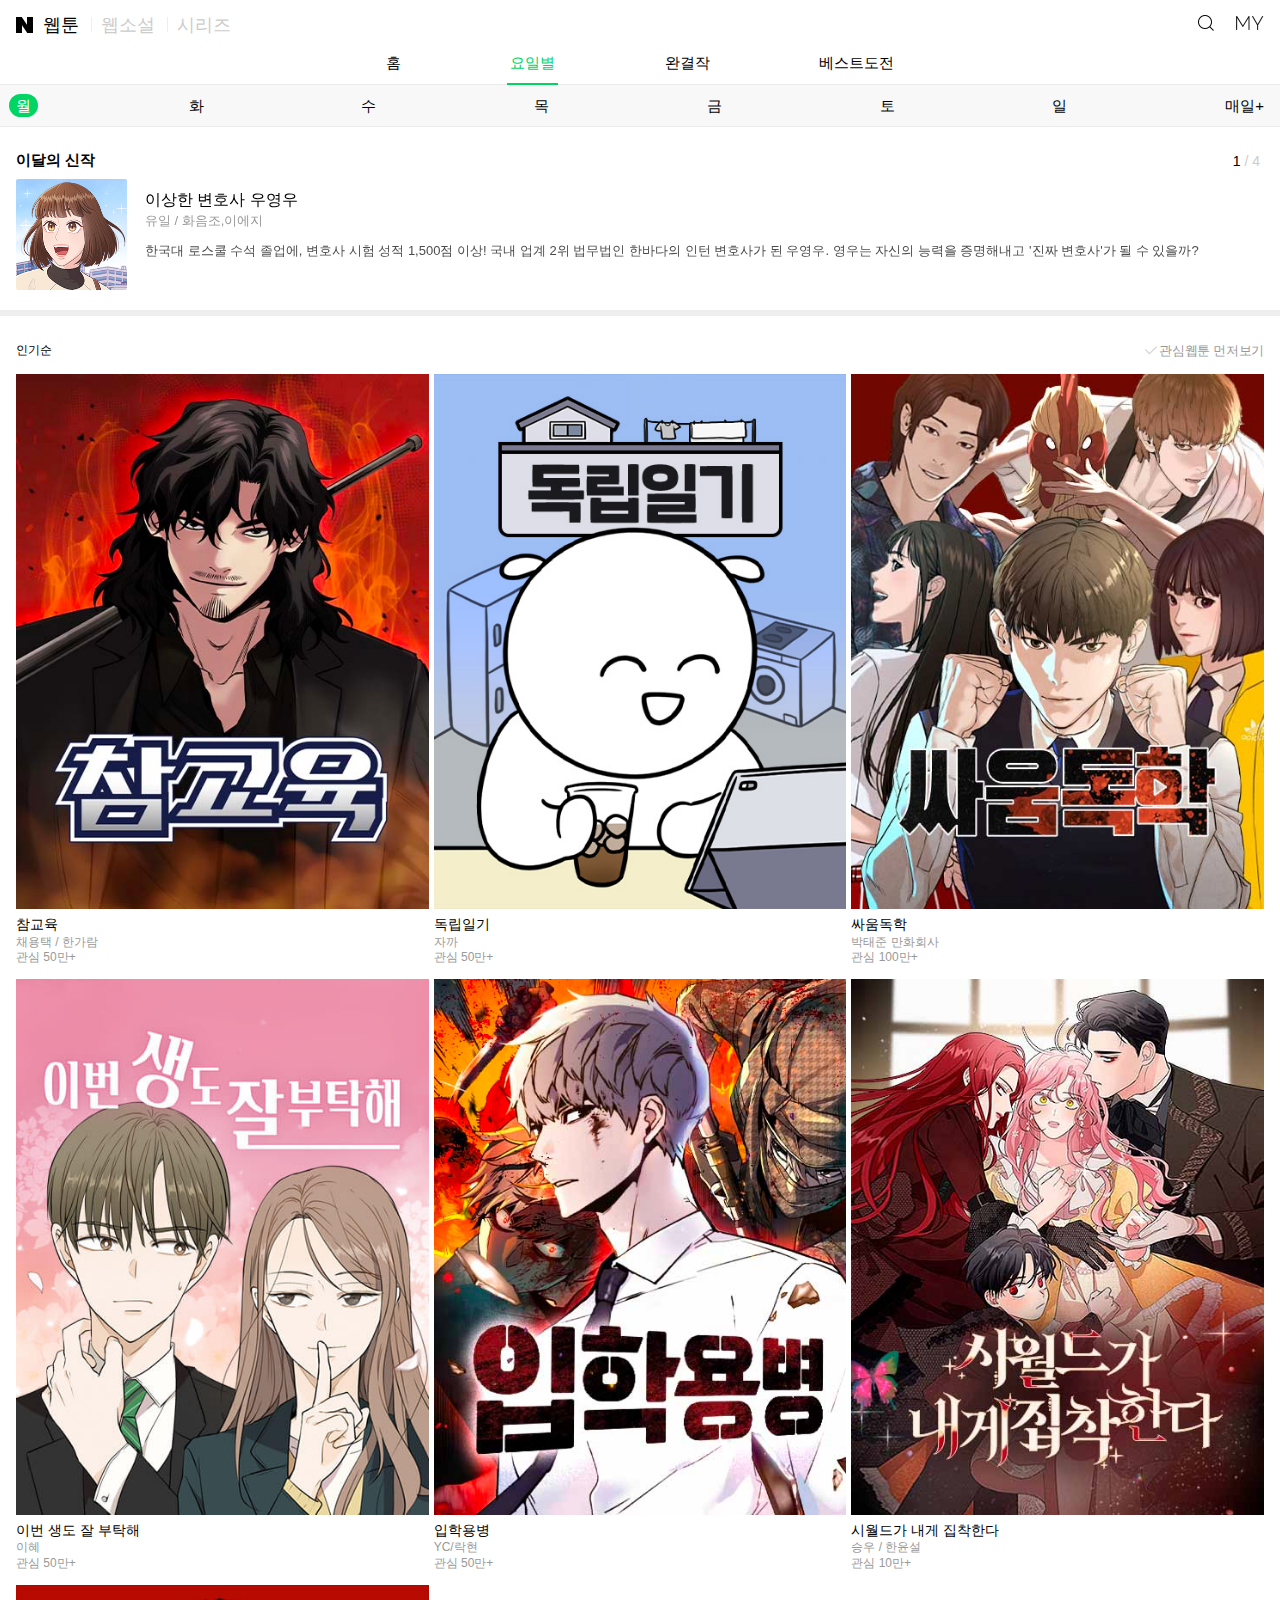
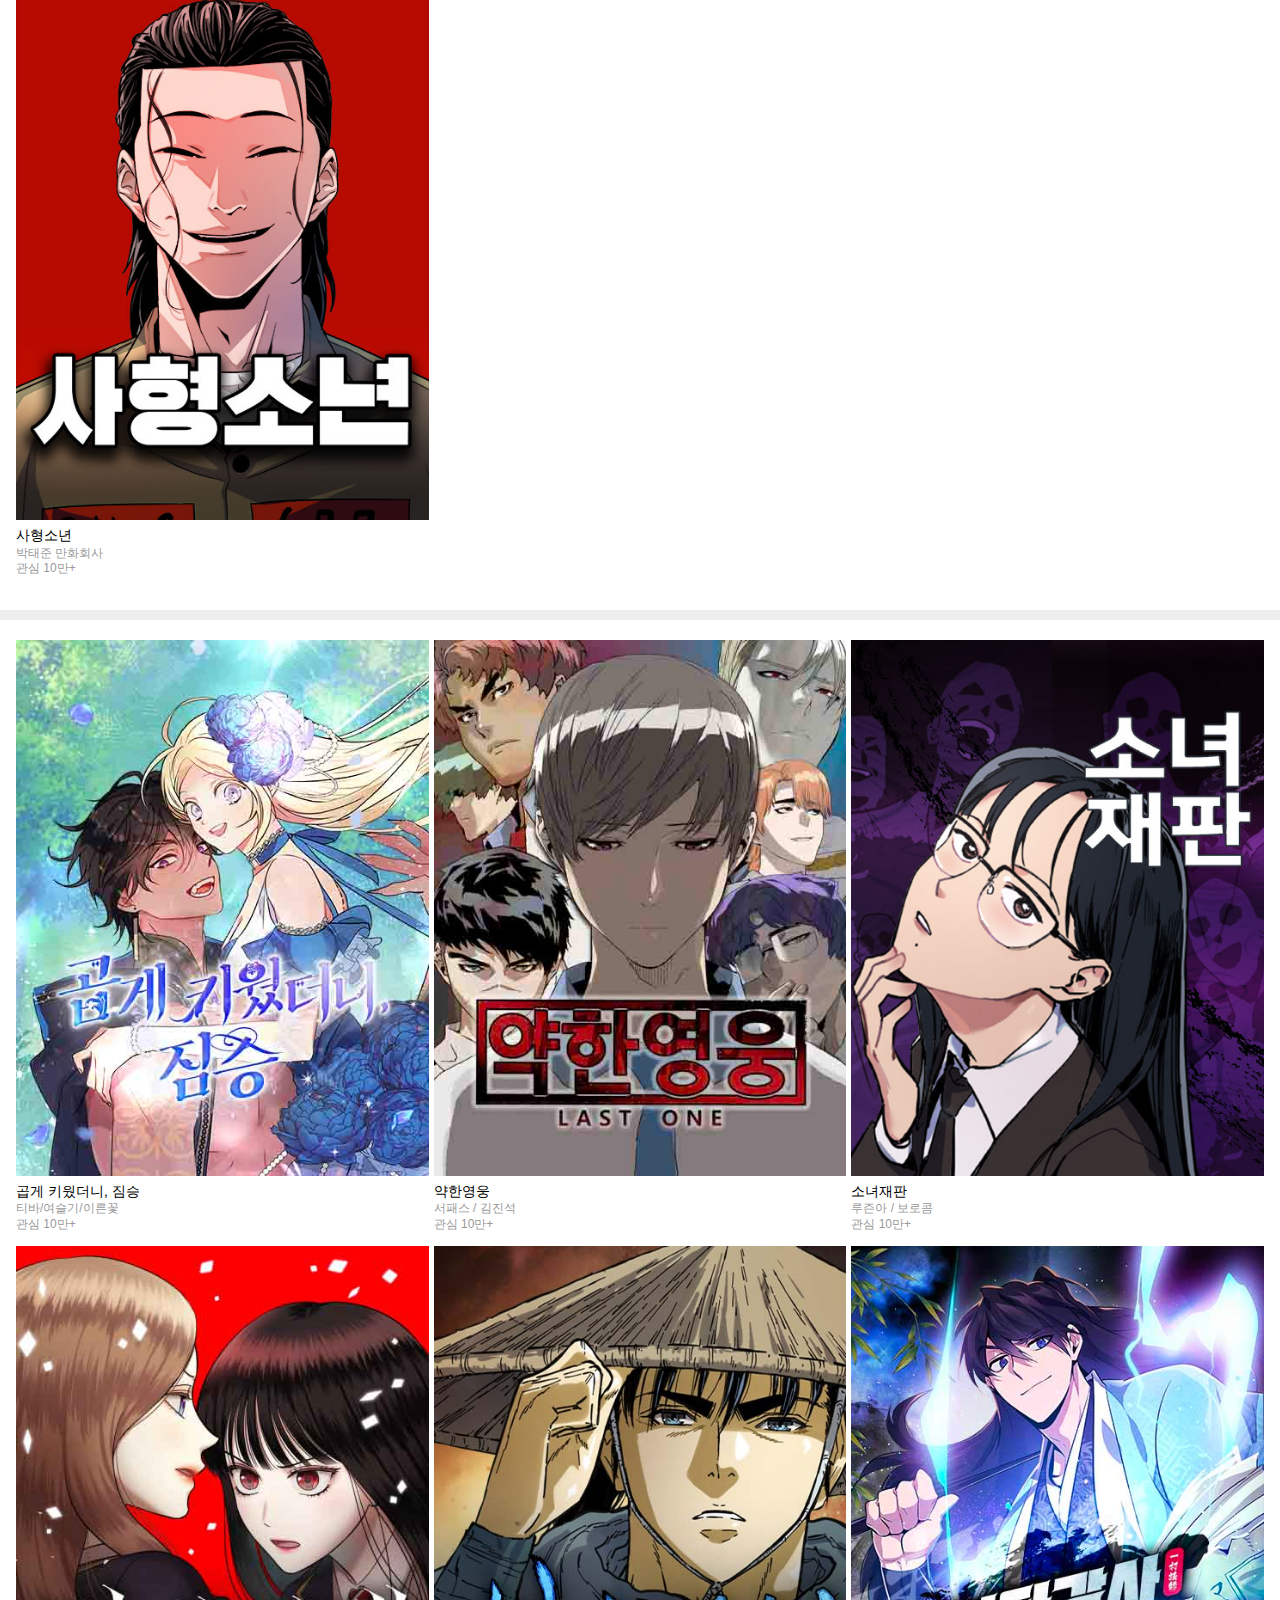
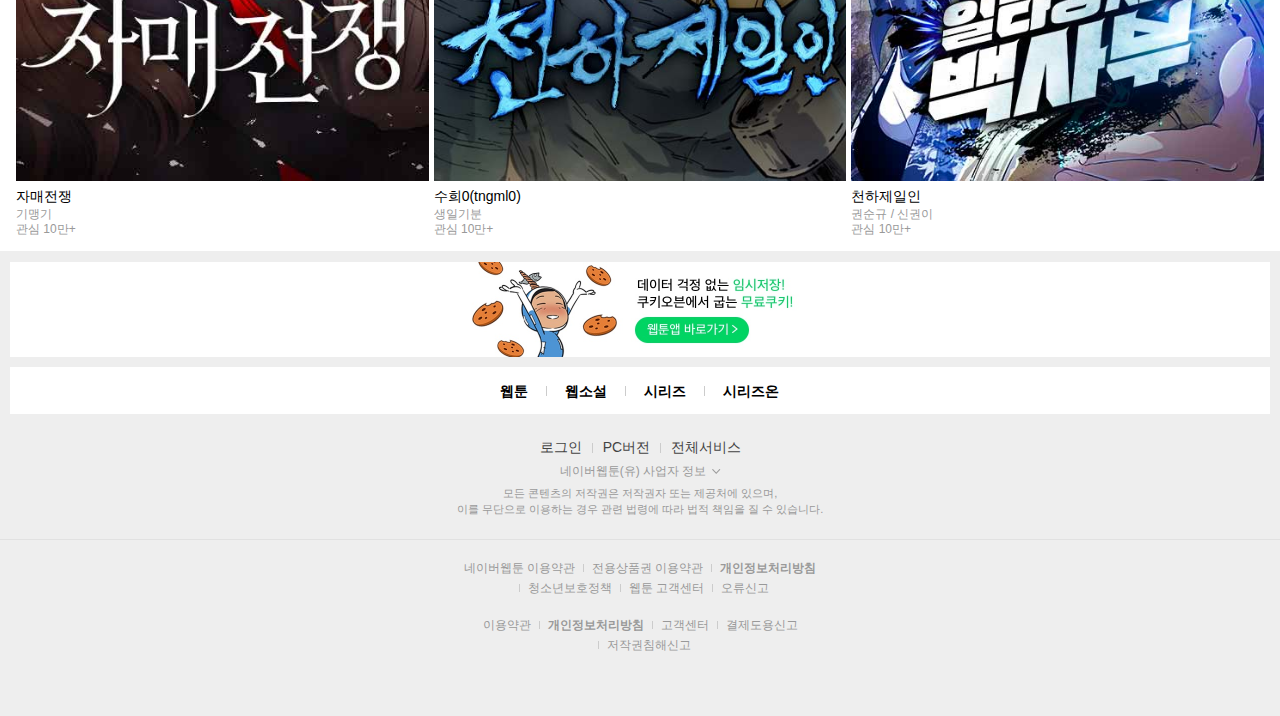
<file: weekday.html>
<!DOCTYPE html>
<html lang="ko">
<head>
    <meta charset="UTF-8">
    <meta http-equiv="X-UA-Compatible" content="IE=edge">
    <meta name="viewport" content="width=device-width, initial-scale=1.0">
    <title>월 :: 네이버 웹툰</title>
    <link rel="stylesheet" href="./assets/css/style.css">
    <link rel="shortcut icon" href="./assets/images/webtoon_favicon_32x32.ico" type="image/x icon">
</head>
<body>
    <!-- header -->
    <header class="header">
        <div class="header-top">
                <div class="group-flex">
                    <h1 class="logo"><a href=""><span class="blind">네이버</span></a></h1>
                    <div class="gnb-area">
                        <ul class="gnb-list">
                            <li class="gnb-item active"><a href="">웹툰</a></li>
                            <li class="gnb-item"><a href="">웹소설</a></li>
                            <li class="gnb-item"><a href="">시리즈</a></li>
                        </ul>
                    </div>
                </div>
            <div class="util-area">
                <a href="" class="btn-search"><span class="blind">검색</span></a>
                <a href="" class="link-mypage"><span class="blind">마이페이지</span></a>
            </div>
        </div>
        <div class="header-bottom">
            <ul class="menu-list">
                <li class="menu-item"><a href="./index.html">홈</a></li>
                <li class="menu-item active"><a href="./weekday.html">요일별</a></li>
                <li class="menu-item"><a href="./finish.html">완결작</a></li>
                <li class="menu-item"><a href="./best.html">베스트도전</a></li>
            </ul>
        </div>
        <div class="weekly">
            <ul class="weekly-list">
                <li class="weekly-item active"><a href="">월</a></li>
                <li class="weekly-item"><a href="">화</a></li>
                <li class="weekly-item"><a href="">수</a></li>
                <li class="weekly-item"><a href="">목</a></li>
                <li class="weekly-item"><a href="">금</a></li>
                <li class="weekly-item"><a href="">토</a></li>
                <li class="weekly-item"><a href="">일</a></li>
                <li class="weekly-item"><a href="">매일+</a></li>
            </ul>
        </div>
    </header>
    <!-- ///// header -->

        <main class="content">
            <hr>
            <!-- sc-monthly -->
                <section class="sc-monthly layout03">
                        <h2 class="part">이달의 신작</h2>
                    <div class="wrap">
                        <div class="swiper preview-area">
                            <ul class="swiper-wrapper intro-list">
                                <li class="swiper-slide intro-item">
                                    <a href="">
                                    <div class="img-box"><img src="./assets/images/sc-monthly-new.jpg" alt=""></div>
                                    <div class="info-area">
                                        <strong class="title">이상한 변호사 우영우</strong>
                                        <span class="writer">유일 / 화음조,이에지</span>
                                        <p class="desc">한국대 로스쿨 수석 졸업에, 변호사 시험 성적 1,500점 이상! 국내 업계 2위 법무법인 한바다의 인턴 변호사가 된 우영우.  영우는 자신의 능력을 증명해내고 '진짜 변호사'가 될 수 있을까?</p>
                                    </div>
                                </a>
                            </li>
                                <li class="swiper-slide intro-item">
                                    <a href="">
                                    <div class="img-box"><img src="./assets/images/sc-monthly-new.jpg" alt=""></div>
                                    <div class="info-area">
                                        <strong class="title">이상한 변호사 우영우</strong>
                                        <span class="writer">유일 / 화음조,이에지</span>
                                        <p class="desc">한국대 로스쿨 수석 졸업에, 변호사 시험 성적 1,500점 이상! 국내 업계 2위 법무법인 한바다의 인턴 변호사가 된 우영우.  영우는 자신의 능력을 증명해내고 '진짜 변호사'가 될 수 있을까?</p>
                                    </div>
                                </a>
                            </li>
                                <li class="swiper-slide intro-item">
                                    <a href="">
                                    <div class="img-box"><img src="./assets/images/sc-monthly-new.jpg" alt=""></div>
                                    <div class="info-area">
                                        <strong class="title">이상한 변호사 우영우</strong>
                                        <span class="writer">유일 / 화음조,이에지</span>
                                        <p class="desc">한국대 로스쿨 수석 졸업에, 변호사 시험 성적 1,500점 이상! 국내 업계 2위 법무법인 한바다의 인턴 변호사가 된 우영우.  영우는 자신의 능력을 증명해내고 '진짜 변호사'가 될 수 있을까?</p>
                                    </div>
                                </a>
                            </li>
                                <li class="swiper-slide intro-item">
                                    <a href="">
                                    <div class="img-box"><img src="./assets/images/sc-monthly-new.jpg" alt=""></div>
                                    <div class="info-area">
                                        <strong class="title">이상한 변호사 우영우</strong>
                                        <span class="writer">유일 / 화음조,이에지</span>
                                        <p class="desc">한국대 로스쿨 수석 졸업에, 변호사 시험 성적 1,500점 이상! 국내 업계 2위 법무법인 한바다의 인턴 변호사가 된 우영우.  영우는 자신의 능력을 증명해내고 '진짜 변호사'가 될 수 있을까?</p>
                                    </div>
                                </a>
                            </li>
                            </ul>
                        </div>
                    </div>
                    <div class="pagination"></div>
                </section>
                 <!-- ////sc-monthly -->


                 <hr class="hr02">
                 <!-- sc-order01 -->
                <section class="sc-order01 layout04">
                    <h2><span class="blind">카테고리 별 웹툰 보기</span></h2>
                    <div class="sort-order">
                        <div class="order-box">
                            <select name="btn-order" id="">
                                <option value="popualr">인기순</option>
                                <option value="popualr-woman">여성인기순</option>
                                <option value="popualr-man">남성인기순</option>
                                <option value="inqury">조회순</option>
                                <option value="update">업데이트순</option>
                            </select>
                        </div>
                        <div class="btn-look">
                            <a href="">관심웹툰 먼저보기</a>
                        </div>
                    </div>
                    <ul class="order-list">
                        <li class="order-item">
                            <a href=""><img src="./assets/images/sc-order.jpg" alt="">
                                <div class="info-area">
                                    <strong class="title">참교육</strong>
                                    <p class="writer">채용택 / 한가람</p>
                                    <span class="like">관심 50만+</span>
                                </div>
                            </a>
                        </li>
                        <li class="order-item">
                            <a href=""><img src="./assets/images/sc-week01.jpg" alt="">
                                <div class="info-area">
                                    <strong class="title">독립일기</strong>
                                    <p class="writer">자까</p>
                                    <span class="like">관심 50만+</span>
                                </div>
                            </a>
                        </li>
                        <li class="order-item">
                            <a href=""><img src="./assets/images/sc-week02.jpg" alt="">
                                <div class="info-area">
                                    <strong class="title">싸움독학</strong>
                                    <p class="writer">박태준 만화회사</p>
                                    <span class="like">관심 100만+</span>
                                </div>
                            </a>
                        </li>
                        <li class="order-item">
                            <a href=""><img src="./assets/images/sc-week03.jpg" alt="">
                                <div class="info-area">
                                    <strong class="title">이번 생도 잘 부탁해</strong>
                                    <p class="writer">이혜</p>
                                    <span class="like">관심 50만+</span>
                                </div>
                            </a>
                        </li>
                        <li class="order-item">
                            <a href=""><img src="./assets/images/sc-week04.jpg" alt="">
                                <div class="info-area">
                                    <strong class="title">입학용병</strong>
                                    <p class="writer">YC/락현</p>
                                    <span class="like">관심 50만+</span>
                                </div>
                            </a>
                        </li>
                        <li class="order-item">
                            <a href=""><img src="./assets/images/sc-week05.jpg" alt="">
                                <div class="info-area">
                                    <strong class="title">시월드가 내게 집착한다</strong>
                                    <p class="writer">승우 / 한윤설</p>
                                    <span class="like">관심 10만+</span>
                                </div>
                            </a>
                        </li>
                        <li class="order-item">
                            <a href=""><img src="./assets/images/sc-week06.jpg" alt="">
                                <div class="info-area">
                                    <strong class="title">사형소년</strong>
                                    <p class="writer">박태준 만화회사</p>
                                    <span class="like">관심 10만+</span>
                                </div>
                            </a>
                        </li>
                       
                    </ul>
                </section>
                <!--//// sc-order01-->  


                <div class="hr02"></div>
                <!-- sc-order02 -->
                <section class="sc-order02 layout04">
                    <h2><span class="blind">카테고리 별 웹툰 보기</span></h2>
                    <ul class="order-list">
                        <li class="order-item">
                            <a href=""><img src="./assets/images/sc-week07.jpg" alt="">
                                <div class="info-area">
                                    <strong class="title">곱게 키웠더니, 짐승</strong>
                                    <p class="writer">티바/여슬기/이른꽃</p>
                                    <span class="like">관심 10만+</span>
                                </div>
                            </a>
                        </li>
                        <li class="order-item">
                            <a href=""><img src="./assets/images/sc-week08.jpg" alt="">
                                <div class="info-area">
                                    <strong class="title">약한영웅</strong>
                                    <p class="writer">서패스 / 김진석</p>
                                    <span class="like">관심 10만+</span>
                                </div>
                            </a>
                        </li>
                        <li class="order-item">
                            <a href=""><img src="./assets/images/sc-week09.jpg" alt="">
                                <div class="info-area">
                                    <strong class="title">소녀재판</strong>
                                    <p class="writer">루즌아 / 보로콤</p>
                                    <span class="like">관심 10만+</span>
                                </div>
                            </a>
                        </li>
                        <li class="order-item">
                            <a href=""><img src="./assets/images/sc-week10.jpg" alt="">
                                <div class="info-area">
                                    <strong class="title">자매전쟁</strong>
                                    <p class="writer">기맹기</p>
                                    <span class="like">관심 10만+</span>
                                </div>
                            </a>
                        </li>
                        <li class="order-item">
                            <a href=""><img src="./assets/images/sc-week12.jpg" alt="">
                                <div class="info-area">
                                    <strong class="title">수희0(tngml0)</strong>
                                    <p class="writer">생일기분</p>
                                    <span class="like">관심 10만+</span>
                                </div>
                            </a>
                        </li>
                        <li class="order-item">
                            <a href=""><img src="./assets/images/sc-week13.jpg" alt="">
                                <div class="info-area">
                                    <strong class="title">천하제일인</strong>
                                    <p class="writer">권순규 / 신권이</p>
                                    <span class="like">관심 10만+</span>
                                </div>
                            </a>
                        </li>
                    </ul>
                </section>
                <!-- /////sc-order02 -->
        </main>
        <!-- footer 시작-->
        <div class="footer-wrap">
            <footer class="footer">
                <div class="app">
                    <a href=""><img src="./assets/images/app.jpg" alt="데이터 걱정 없는 임시저장! 쿠키오븐에서 굽는 무료쿠키! 웹툰앱 바로가기"></a>
                </div>

                <div class="footer-menu">
                    <h3 class="blind">하단 컨텐츠 메뉴</h3>
                    <a href="">웹툰<i class="bar"></i></a>
                    <a href="">웹소설<i class="bar"></i></a>
                    <a href="">시리즈<i class="bar"></i></a>
                    <a href="">시리즈온</a>
                </div>

                <div class="service">
                    <a href="" class="util-menu">로그인<i class="bar"></i></a>
                    <a href="" class="util-menu">PC버전<i class="bar"></i></a>
                    <a href="" class="util-menu">전체서비스</a>
                </div>
                <div class="business-info">
                    <p class="business-title"><a href="">네이버웹툰(유) 사업자 정보</a></p>
                    <div class="detail">
                        <p>사업자 등록번호 : 669-86-01888</p>
                        <p>통신판매업 신고번호 : 2020-성남분당B-0719</p>
                        <p>대표이사 : 김준구</p>
                        <address>주소 : 경기도 성남시 분당구 분당내곡로 131 판교테크원 타워1, 11-12층</address>
                        <a href="">고객센터 : 1588-3820</a>
                        <a href="">이메일 : ccnaver@naver.com</a>
                        <a href="" class="register">사업자 등록정보</a>
                    </div>
                    <span class="copy-desc">모든 콘텐츠의 저작권은 저작권자 또는 제공처에 있으며,<br>
                        이를 무단으로 이용하는 경우 관련 법령에 따라 법적 책임을 질 수 있습니다.</span>
                </div>
                <div class="related first">
                    <ul class="related-list">
                        <li class="related-item"><a href="">네이버웹툰 이용약관</a></li>
                        <li class="related-item"><a href="">전용상품권 이용약관</a></li>
                        <li class="related-item bold"><a href="">개인정보처리방침</a></li>
                        <li class="related-item"><a href="">청소년보호정책</a></li>
                        <li class="related-item"><a href="">웹툰 고객센터</a></li>
                        <li class="related-item"><a href="">오류신고</a></li>
                    </ul>
                </div>
                <div class="right">
                    <a href=""><span class="blind">© NAVER WEBTOON Limited</span></a>
                </div>
                <div class="related">
                    <ul class="related-list">
                        <li class="related-item"><a href="">이용약관</a></li>
                        <li class="related-item bold"><a href="">개인정보처리방침</a></li>
                        <li class="related-item"><a href="">고객센터</a></li>
                        <li class="related-item"><a href="">결제도용신고</a></li>
                        <li class="related-item"><a href="">저작권침해신고</a></li>
                    </ul>
                </div>
                <div class="copy">
                    <a href=""><span class="blind">© NAVER CORP</span></a>
                </div>
            </footer>
        </div>
        <!-- footer -->

    <script src="https://code.jquery.com/jquery-3.6.0.min.js"></script>
    <script src="https://cdn.jsdelivr.net/npm/swiper/swiper-bundle.min.js"></script>
    <script src="./assets/js/main.js"></script>
    <script src="./assets/js/rank.js"></script>
</body>
</html>
</file>
<file: assets/css/style.css>
@charset "UTF-8";
/**
 * Swiper 8.3.2
 * Most modern mobile touch slider and framework with hardware accelerated transitions
 * https://swiperjs.com
 *
 * Copyright 2014-2022 Vladimir Kharlampidi
 *
 * Released under the MIT License
 *
 * Released on: July 26, 2022
 */
@font-face {
  font-family: swiper-icons;
  src: url("data:application/font-woff;charset=utf-8;base64, [base64]//wADZ2x5ZgAAAywAAADMAAAD2MHtryVoZWFkAAABbAAAADAAAAA2E2+eoWhoZWEAAAGcAAAAHwAAACQC9gDzaG10eAAAAigAAAAZAAAArgJkABFsb2NhAAAC0AAAAFoAAABaFQAUGG1heHAAAAG8AAAAHwAAACAAcABAbmFtZQAAA/gAAAE5AAACXvFdBwlwb3N0AAAFNAAAAGIAAACE5s74hXjaY2BkYGAAYpf5Hu/j+W2+MnAzMYDAzaX6QjD6/4//Bxj5GA8AuRwMYGkAPywL13jaY2BkYGA88P8Agx4j+/8fQDYfA1AEBWgDAIB2BOoAeNpjYGRgYNBh4GdgYgABEMnIABJzYNADCQAACWgAsQB42mNgYfzCOIGBlYGB0YcxjYGBwR1Kf2WQZGhhYGBiYGVmgAFGBiQQkOaawtDAoMBQxXjg/wEGPcYDDA4wNUA2CCgwsAAAO4EL6gAAeNpj2M0gyAACqxgGNWBkZ2D4/wMA+xkDdgAAAHjaY2BgYGaAYBkGRgYQiAHyGMF8FgYHIM3DwMHABGQrMOgyWDLEM1T9/w8UBfEMgLzE////P/5//f/V/xv+r4eaAAeMbAxwIUYmIMHEgKYAYjUcsDAwsLKxc3BycfPw8jEQA/[base64]/uznmfPFBNODM2K7MTQ45YEAZqGP81AmGGcF3iPqOop0r1SPTaTbVkfUe4HXj97wYE+yNwWYxwWu4v1ugWHgo3S1XdZEVqWM7ET0cfnLGxWfkgR42o2PvWrDMBSFj/IHLaF0zKjRgdiVMwScNRAoWUoH78Y2icB/yIY09An6AH2Bdu/UB+yxopYshQiEvnvu0dURgDt8QeC8PDw7Fpji3fEA4z/PEJ6YOB5hKh4dj3EvXhxPqH/SKUY3rJ7srZ4FZnh1PMAtPhwP6fl2PMJMPDgeQ4rY8YT6Gzao0eAEA409DuggmTnFnOcSCiEiLMgxCiTI6Cq5DZUd3Qmp10vO0LaLTd2cjN4fOumlc7lUYbSQcZFkutRG7g6JKZKy0RmdLY680CDnEJ+UMkpFFe1RN7nxdVpXrC4aTtnaurOnYercZg2YVmLN/d/gczfEimrE/fs/bOuq29Zmn8tloORaXgZgGa78yO9/cnXm2BpaGvq25Dv9S4E9+5SIc9PqupJKhYFSSl47+Qcr1mYNAAAAeNptw0cKwkAAAMDZJA8Q7OUJvkLsPfZ6zFVERPy8qHh2YER+3i/BP83vIBLLySsoKimrqKqpa2hp6+jq6RsYGhmbmJqZSy0sraxtbO3sHRydnEMU4uR6yx7JJXveP7WrDycAAAAAAAH//wACeNpjYGRgYOABYhkgZgJCZgZNBkYGLQZtIJsFLMYAAAw3ALgAeNolizEKgDAQBCchRbC2sFER0YD6qVQiBCv/H9ezGI6Z5XBAw8CBK/m5iQQVauVbXLnOrMZv2oLdKFa8Pjuru2hJzGabmOSLzNMzvutpB3N42mNgZGBg4GKQYzBhYMxJLMlj4GBgAYow/P/PAJJhLM6sSoWKfWCAAwDAjgbRAAB42mNgYGBkAIIbCZo5IPrmUn0hGA0AO8EFTQAA");
  font-weight: 400;
  font-style: normal;
}
:root {
  --swiper-theme-color:#007aff;
}

.swiper {
  margin-left: auto;
  margin-right: auto;
  position: relative;
  overflow: hidden;
  list-style: none;
  padding: 0;
  z-index: 1;
}

.swiper-vertical > .swiper-wrapper {
  flex-direction: column;
}

.swiper-wrapper {
  position: relative;
  width: 100%;
  height: 100%;
  z-index: 1;
  display: flex;
  transition-property: transform;
  box-sizing: content-box;
}

.swiper-android .swiper-slide, .swiper-wrapper {
  transform: translate3d(0px, 0, 0);
}

.swiper-pointer-events {
  touch-action: pan-y;
}

.swiper-pointer-events.swiper-vertical {
  touch-action: pan-x;
}

.swiper-slide {
  flex-shrink: 0;
  width: 100%;
  height: 100%;
  position: relative;
  transition-property: transform;
}

.swiper-slide-invisible-blank {
  visibility: hidden;
}

.swiper-autoheight, .swiper-autoheight .swiper-slide {
  height: auto;
}

.swiper-autoheight .swiper-wrapper {
  align-items: flex-start;
  transition-property: transform, height;
}

.swiper-backface-hidden .swiper-slide {
  transform: translateZ(0);
  -webkit-backface-visibility: hidden;
  backface-visibility: hidden;
}

.swiper-3d, .swiper-3d.swiper-css-mode .swiper-wrapper {
  perspective: 1200px;
}

.swiper-3d .swiper-cube-shadow, .swiper-3d .swiper-slide, .swiper-3d .swiper-slide-shadow, .swiper-3d .swiper-slide-shadow-bottom, .swiper-3d .swiper-slide-shadow-left, .swiper-3d .swiper-slide-shadow-right, .swiper-3d .swiper-slide-shadow-top, .swiper-3d .swiper-wrapper {
  transform-style: preserve-3d;
}

.swiper-3d .swiper-slide-shadow, .swiper-3d .swiper-slide-shadow-bottom, .swiper-3d .swiper-slide-shadow-left, .swiper-3d .swiper-slide-shadow-right, .swiper-3d .swiper-slide-shadow-top {
  position: absolute;
  left: 0;
  top: 0;
  width: 100%;
  height: 100%;
  pointer-events: none;
  z-index: 10;
}

.swiper-3d .swiper-slide-shadow {
  background: rgba(0, 0, 0, 0.15);
}

.swiper-3d .swiper-slide-shadow-left {
  background-image: linear-gradient(to left, rgba(0, 0, 0, 0.5), rgba(0, 0, 0, 0));
}

.swiper-3d .swiper-slide-shadow-right {
  background-image: linear-gradient(to right, rgba(0, 0, 0, 0.5), rgba(0, 0, 0, 0));
}

.swiper-3d .swiper-slide-shadow-top {
  background-image: linear-gradient(to top, rgba(0, 0, 0, 0.5), rgba(0, 0, 0, 0));
}

.swiper-3d .swiper-slide-shadow-bottom {
  background-image: linear-gradient(to bottom, rgba(0, 0, 0, 0.5), rgba(0, 0, 0, 0));
}

.swiper-css-mode > .swiper-wrapper {
  overflow: auto;
  scrollbar-width: none;
  -ms-overflow-style: none;
}

.swiper-css-mode > .swiper-wrapper::-webkit-scrollbar {
  display: none;
}

.swiper-css-mode > .swiper-wrapper > .swiper-slide {
  scroll-snap-align: start start;
}

.swiper-horizontal.swiper-css-mode > .swiper-wrapper {
  scroll-snap-type: x mandatory;
}

.swiper-vertical.swiper-css-mode > .swiper-wrapper {
  scroll-snap-type: y mandatory;
}

.swiper-centered > .swiper-wrapper::before {
  content: "";
  flex-shrink: 0;
  order: 9999;
}

.swiper-centered.swiper-horizontal > .swiper-wrapper > .swiper-slide:first-child {
  margin-inline-start: var(--swiper-centered-offset-before);
}

.swiper-centered.swiper-horizontal > .swiper-wrapper::before {
  height: 100%;
  min-height: 1px;
  width: var(--swiper-centered-offset-after);
}

.swiper-centered.swiper-vertical > .swiper-wrapper > .swiper-slide:first-child {
  margin-block-start: var(--swiper-centered-offset-before);
}

.swiper-centered.swiper-vertical > .swiper-wrapper::before {
  width: 100%;
  min-width: 1px;
  height: var(--swiper-centered-offset-after);
}

.swiper-centered > .swiper-wrapper > .swiper-slide {
  scroll-snap-align: center center;
}

.swiper-virtual .swiper-slide {
  -webkit-backface-visibility: hidden;
  transform: translateZ(0);
}

.swiper-virtual.swiper-css-mode .swiper-wrapper::after {
  content: "";
  position: absolute;
  left: 0;
  top: 0;
  pointer-events: none;
}

.swiper-virtual.swiper-css-mode.swiper-horizontal .swiper-wrapper::after {
  height: 1px;
  width: var(--swiper-virtual-size);
}

.swiper-virtual.swiper-css-mode.swiper-vertical .swiper-wrapper::after {
  width: 1px;
  height: var(--swiper-virtual-size);
}

:root {
  --swiper-navigation-size:44px;
}

.swiper-button-next, .swiper-button-prev {
  position: absolute;
  top: 50%;
  width: calc(var(--swiper-navigation-size) / 44 * 27);
  height: var(--swiper-navigation-size);
  margin-top: calc(0px - var(--swiper-navigation-size) / 2);
  z-index: 10;
  cursor: pointer;
  display: flex;
  align-items: center;
  justify-content: center;
  color: var(--swiper-navigation-color, var(--swiper-theme-color));
}

.swiper-button-next.swiper-button-disabled, .swiper-button-prev.swiper-button-disabled {
  opacity: 0.35;
  cursor: auto;
  pointer-events: none;
}

.swiper-button-next.swiper-button-hidden, .swiper-button-prev.swiper-button-hidden {
  opacity: 0;
  cursor: auto;
  pointer-events: none;
}

.swiper-navigation-disabled .swiper-button-next, .swiper-navigation-disabled .swiper-button-prev {
  display: none !important;
}

.swiper-button-next:after, .swiper-button-prev:after {
  font-family: swiper-icons;
  font-size: var(--swiper-navigation-size);
  text-transform: none !important;
  letter-spacing: 0;
  font-variant: initial;
  line-height: 1;
}

.swiper-button-prev, .swiper-rtl .swiper-button-next {
  left: 10px;
  right: auto;
}

.swiper-button-prev:after, .swiper-rtl .swiper-button-next:after {
  content: "prev";
}

.swiper-button-next, .swiper-rtl .swiper-button-prev {
  right: 10px;
  left: auto;
}

.swiper-button-next:after, .swiper-rtl .swiper-button-prev:after {
  content: "next";
}

.swiper-button-lock {
  display: none;
}

.swiper-pagination {
  position: absolute;
  text-align: center;
  transition: 0.3s opacity;
  transform: translate3d(0, 0, 0);
  z-index: 10;
}

.swiper-pagination.swiper-pagination-hidden {
  opacity: 0;
}

.swiper-pagination-disabled > .swiper-pagination, .swiper-pagination.swiper-pagination-disabled {
  display: none !important;
}

.swiper-horizontal > .swiper-pagination-bullets, .swiper-pagination-bullets.swiper-pagination-horizontal, .swiper-pagination-custom, .swiper-pagination-fraction {
  bottom: 10px;
  left: 0;
  width: 100%;
}

.swiper-pagination-bullets-dynamic {
  overflow: hidden;
  font-size: 0;
}

.swiper-pagination-bullets-dynamic .swiper-pagination-bullet {
  transform: scale(0.33);
  position: relative;
}

.swiper-pagination-bullets-dynamic .swiper-pagination-bullet-active {
  transform: scale(1);
}

.swiper-pagination-bullets-dynamic .swiper-pagination-bullet-active-main {
  transform: scale(1);
}

.swiper-pagination-bullets-dynamic .swiper-pagination-bullet-active-prev {
  transform: scale(0.66);
}

.swiper-pagination-bullets-dynamic .swiper-pagination-bullet-active-prev-prev {
  transform: scale(0.33);
}

.swiper-pagination-bullets-dynamic .swiper-pagination-bullet-active-next {
  transform: scale(0.66);
}

.swiper-pagination-bullets-dynamic .swiper-pagination-bullet-active-next-next {
  transform: scale(0.33);
}

.swiper-pagination-bullet {
  width: var(--swiper-pagination-bullet-width, var(--swiper-pagination-bullet-size, 8px));
  height: var(--swiper-pagination-bullet-height, var(--swiper-pagination-bullet-size, 8px));
  display: inline-block;
  border-radius: 50%;
  background: var(--swiper-pagination-bullet-inactive-color, #000);
  opacity: var(--swiper-pagination-bullet-inactive-opacity, 0.2);
}

button.swiper-pagination-bullet {
  border: none;
  margin: 0;
  padding: 0;
  box-shadow: none;
  -webkit-appearance: none;
  appearance: none;
}

.swiper-pagination-clickable .swiper-pagination-bullet {
  cursor: pointer;
}

.swiper-pagination-bullet:only-child {
  display: none !important;
}

.swiper-pagination-bullet-active {
  opacity: var(--swiper-pagination-bullet-opacity, 1);
  background: var(--swiper-pagination-color, var(--swiper-theme-color));
}

.swiper-pagination-vertical.swiper-pagination-bullets, .swiper-vertical > .swiper-pagination-bullets {
  right: 10px;
  top: 50%;
  transform: translate3d(0px, -50%, 0);
}

.swiper-pagination-vertical.swiper-pagination-bullets .swiper-pagination-bullet, .swiper-vertical > .swiper-pagination-bullets .swiper-pagination-bullet {
  margin: var(--swiper-pagination-bullet-vertical-gap, 6px) 0;
  display: block;
}

.swiper-pagination-vertical.swiper-pagination-bullets.swiper-pagination-bullets-dynamic, .swiper-vertical > .swiper-pagination-bullets.swiper-pagination-bullets-dynamic {
  top: 50%;
  transform: translateY(-50%);
  width: 8px;
}

.swiper-pagination-vertical.swiper-pagination-bullets.swiper-pagination-bullets-dynamic .swiper-pagination-bullet, .swiper-vertical > .swiper-pagination-bullets.swiper-pagination-bullets-dynamic .swiper-pagination-bullet {
  display: inline-block;
  transition: 0.2s transform, 0.2s top;
}

.swiper-horizontal > .swiper-pagination-bullets .swiper-pagination-bullet, .swiper-pagination-horizontal.swiper-pagination-bullets .swiper-pagination-bullet {
  margin: 0 var(--swiper-pagination-bullet-horizontal-gap, 4px);
}

.swiper-horizontal > .swiper-pagination-bullets.swiper-pagination-bullets-dynamic, .swiper-pagination-horizontal.swiper-pagination-bullets.swiper-pagination-bullets-dynamic {
  left: 50%;
  transform: translateX(-50%);
  white-space: nowrap;
}

.swiper-horizontal > .swiper-pagination-bullets.swiper-pagination-bullets-dynamic .swiper-pagination-bullet, .swiper-pagination-horizontal.swiper-pagination-bullets.swiper-pagination-bullets-dynamic .swiper-pagination-bullet {
  transition: 0.2s transform, 0.2s left;
}

.swiper-horizontal.swiper-rtl > .swiper-pagination-bullets-dynamic .swiper-pagination-bullet {
  transition: 0.2s transform, 0.2s right;
}

.swiper-pagination-progressbar {
  background: rgba(0, 0, 0, 0.25);
  position: absolute;
}

.swiper-pagination-progressbar .swiper-pagination-progressbar-fill {
  background: var(--swiper-pagination-color, var(--swiper-theme-color));
  position: absolute;
  left: 0;
  top: 0;
  width: 100%;
  height: 100%;
  transform: scale(0);
  transform-origin: left top;
}

.swiper-rtl .swiper-pagination-progressbar .swiper-pagination-progressbar-fill {
  transform-origin: right top;
}

.swiper-horizontal > .swiper-pagination-progressbar, .swiper-pagination-progressbar.swiper-pagination-horizontal, .swiper-pagination-progressbar.swiper-pagination-vertical.swiper-pagination-progressbar-opposite, .swiper-vertical > .swiper-pagination-progressbar.swiper-pagination-progressbar-opposite {
  width: 100%;
  height: 4px;
  left: 0;
  top: 0;
}

.swiper-horizontal > .swiper-pagination-progressbar.swiper-pagination-progressbar-opposite, .swiper-pagination-progressbar.swiper-pagination-horizontal.swiper-pagination-progressbar-opposite, .swiper-pagination-progressbar.swiper-pagination-vertical, .swiper-vertical > .swiper-pagination-progressbar {
  width: 4px;
  height: 100%;
  left: 0;
  top: 0;
}

.swiper-pagination-lock {
  display: none;
}

.swiper-scrollbar {
  border-radius: 10px;
  position: relative;
  -ms-touch-action: none;
  background: rgba(0, 0, 0, 0.1);
}

.swiper-scrollbar-disabled > .swiper-scrollbar, .swiper-scrollbar.swiper-scrollbar-disabled {
  display: none !important;
}

.swiper-horizontal > .swiper-scrollbar, .swiper-scrollbar.swiper-scrollbar-horizontal {
  position: absolute;
  left: 1%;
  bottom: 3px;
  z-index: 50;
  height: 5px;
  width: 98%;
}

.swiper-scrollbar.swiper-scrollbar-vertical, .swiper-vertical > .swiper-scrollbar {
  position: absolute;
  right: 3px;
  top: 1%;
  z-index: 50;
  width: 5px;
  height: 98%;
}

.swiper-scrollbar-drag {
  height: 100%;
  width: 100%;
  position: relative;
  background: rgba(0, 0, 0, 0.5);
  border-radius: 10px;
  left: 0;
  top: 0;
}

.swiper-scrollbar-cursor-drag {
  cursor: move;
}

.swiper-scrollbar-lock {
  display: none;
}

.swiper-zoom-container {
  width: 100%;
  height: 100%;
  display: flex;
  justify-content: center;
  align-items: center;
  text-align: center;
}

.swiper-zoom-container > canvas, .swiper-zoom-container > img, .swiper-zoom-container > svg {
  max-width: 100%;
  max-height: 100%;
  object-fit: contain;
}

.swiper-slide-zoomed {
  cursor: move;
}

.swiper-lazy-preloader {
  width: 42px;
  height: 42px;
  position: absolute;
  left: 50%;
  top: 50%;
  margin-left: -21px;
  margin-top: -21px;
  z-index: 10;
  transform-origin: 50%;
  box-sizing: border-box;
  border: 4px solid var(--swiper-preloader-color, var(--swiper-theme-color));
  border-radius: 50%;
  border-top-color: transparent;
}

.swiper-watch-progress .swiper-slide-visible .swiper-lazy-preloader, .swiper:not(.swiper-watch-progress) .swiper-lazy-preloader {
  animation: swiper-preloader-spin 1s infinite linear;
}

.swiper-lazy-preloader-white {
  --swiper-preloader-color:#fff;
}

.swiper-lazy-preloader-black {
  --swiper-preloader-color:#000;
}

@keyframes swiper-preloader-spin {
  0% {
    transform: rotate(0deg);
  }
  100% {
    transform: rotate(360deg);
  }
}
.swiper .swiper-notification {
  position: absolute;
  left: 0;
  top: 0;
  pointer-events: none;
  opacity: 0;
  z-index: -1000;
}

.swiper-free-mode > .swiper-wrapper {
  transition-timing-function: ease-out;
  margin: 0 auto;
}

.swiper-grid > .swiper-wrapper {
  flex-wrap: wrap;
}

.swiper-grid-column > .swiper-wrapper {
  flex-wrap: wrap;
  flex-direction: column;
}

.swiper-fade.swiper-free-mode .swiper-slide {
  transition-timing-function: ease-out;
}

.swiper-fade .swiper-slide {
  pointer-events: none;
  transition-property: opacity;
}

.swiper-fade .swiper-slide .swiper-slide {
  pointer-events: none;
}

.swiper-fade .swiper-slide-active, .swiper-fade .swiper-slide-active .swiper-slide-active {
  pointer-events: auto;
}

.swiper-cube {
  overflow: visible;
}

.swiper-cube .swiper-slide {
  pointer-events: none;
  -webkit-backface-visibility: hidden;
  backface-visibility: hidden;
  z-index: 1;
  visibility: hidden;
  transform-origin: 0 0;
  width: 100%;
  height: 100%;
}

.swiper-cube .swiper-slide .swiper-slide {
  pointer-events: none;
}

.swiper-cube.swiper-rtl .swiper-slide {
  transform-origin: 100% 0;
}

.swiper-cube .swiper-slide-active, .swiper-cube .swiper-slide-active .swiper-slide-active {
  pointer-events: auto;
}

.swiper-cube .swiper-slide-active, .swiper-cube .swiper-slide-next, .swiper-cube .swiper-slide-next + .swiper-slide, .swiper-cube .swiper-slide-prev {
  pointer-events: auto;
  visibility: visible;
}

.swiper-cube .swiper-slide-shadow-bottom, .swiper-cube .swiper-slide-shadow-left, .swiper-cube .swiper-slide-shadow-right, .swiper-cube .swiper-slide-shadow-top {
  z-index: 0;
  -webkit-backface-visibility: hidden;
  backface-visibility: hidden;
}

.swiper-cube .swiper-cube-shadow {
  position: absolute;
  left: 0;
  bottom: 0px;
  width: 100%;
  height: 100%;
  opacity: 0.6;
  z-index: 0;
}

.swiper-cube .swiper-cube-shadow:before {
  content: "";
  background: #000;
  position: absolute;
  left: 0;
  top: 0;
  bottom: 0;
  right: 0;
  filter: blur(50px);
}

.swiper-flip {
  overflow: visible;
}

.swiper-flip .swiper-slide {
  pointer-events: none;
  -webkit-backface-visibility: hidden;
  backface-visibility: hidden;
  z-index: 1;
}

.swiper-flip .swiper-slide .swiper-slide {
  pointer-events: none;
}

.swiper-flip .swiper-slide-active, .swiper-flip .swiper-slide-active .swiper-slide-active {
  pointer-events: auto;
}

.swiper-flip .swiper-slide-shadow-bottom, .swiper-flip .swiper-slide-shadow-left, .swiper-flip .swiper-slide-shadow-right, .swiper-flip .swiper-slide-shadow-top {
  z-index: 0;
  -webkit-backface-visibility: hidden;
  backface-visibility: hidden;
}

.swiper-creative .swiper-slide {
  -webkit-backface-visibility: hidden;
  backface-visibility: hidden;
  overflow: hidden;
  transition-property: transform, opacity, height;
}

.swiper-cards {
  overflow: visible;
}

.swiper-cards .swiper-slide {
  transform-origin: center bottom;
  -webkit-backface-visibility: hidden;
  backface-visibility: hidden;
  overflow: hidden;
}

html, body, div, span, applet, object, iframe,
h1, h2, h3, h4, h5, h6, p, blockquote, pre,
a, abbr, acronym, address, big, cite, code,
del, dfn, em, img, ins, kbd, q, s, samp,
small, strike, strong, sub, sup, tt, var,
b, u, i, center,
dl, dt, dd, ol, ul, li,
fieldset, form, label, legend,
table, caption, tbody, tfoot, thead, tr, th, td,
article, aside, canvas, details, embed,
figure, figcaption, footer, header, hgroup,
menu, nav, output, ruby, section, summary,
time, mark, audio, video {
  margin: 0;
  padding: 0;
  border: 0;
  font-size: 100%;
  font: inherit;
  vertical-align: baseline;
}

/* HTML5 display-role reset for older browsers */
article, aside, details, figcaption, figure,
footer, header, hgroup, menu, nav, section {
  display: block;
}

body {
  line-height: 1.25em;
}

ol, ul {
  list-style: none;
}

blockquote, q {
  quotes: none;
}

blockquote:before, blockquote:after,
q:before, q:after {
  content: "";
  content: none;
}

table {
  border-collapse: collapse;
  border-spacing: 0;
}

a {
  color: inherit;
  text-decoration: none;
  -webkit-tap-highlight-color: rgba(0, 0, 0, 0.06);
}

img {
  max-width: 100%;
  vertical-align: top;
}

input, select, button {
  font: inherit;
  color: inherit;
  -webkit-appearance: none;
  border: 0;
  background: transparent;
}

body {
  font-size: 14px;
  line-height: 1.25em;
  font-family: "helvetica", sans-serif;
}

.content {
  padding-top: 83px;
  line-height: 1.25em;
  min-height: 800px;
}
.content hr {
  display: block;
  height: 6px;
  margin: 0;
  border: none;
  background: #eee;
}

/* 텍스트 블라인드 */
.blind {
  position: absolute;
  width: 1px;
  height: 1px;
  overflow: hidden;
  clip: rect(0 0 0 0);
  margin: -1px;
}

/* header */
.header {
  position: fixed;
  top: 0;
  left: 0;
  z-index: 3000;
  width: 100%;
  background: #fff;
  max-width: 100vw;
}

.header-top {
  box-sizing: border-box;
  position: relative;
  z-index: 20;
  height: 40px;
  font-size: 18px;
  font-weight: 500;
  color: #ccc;
  display: flex;
  justify-content: space-between;
  align-items: center;
}
.header-top .group-flex {
  display: flex;
  align-items: center;
}
.header-top .logo {
  margin: 12px 0 0 11px;
  padding: 5px 5px 4px;
  box-sizing: border-box;
}
.header-top .logo a {
  background-position: -298px -182px;
  width: 17px;
  height: 16px;
  content: "";
  display: inline-block;
}
.header-top .gnb-area .gnb-list .gnb-item {
  margin: 9px 7px 0 0;
  padding: 8px 5px 5px;
  box-sizing: border-box;
  display: inline-block;
  position: relative;
}
.header-top .gnb-area .gnb-list .gnb-item.active {
  color: #000;
}
.header-top .gnb-area .gnb-list .gnb-item + .gnb-item::before {
  content: "";
  position: absolute;
  top: 8px;
  left: -5px;
  width: 1px;
  height: 15px;
  background: #eee;
  display: inline-block;
}
.header-top .util-area {
  margin-top: 10px;
  margin-right: 8px;
}
.header-top .util-area .btn-search {
  background-position: -298px -237px;
  width: 16px;
  height: 16px;
  content: "";
  display: inline-block;
  margin: 8px;
}
.header-top .util-area .link-mypage {
  background-position: -180px -245px;
  width: 29px;
  height: 16px;
  content: "";
  display: inline-block;
  margin: 8px;
}
.header-top.active {
  position: absolute;
  top: -100%;
}

.header-bottom {
  position: fixed;
  position: relative;
  z-index: 200;
  margin-top: 2px;
  border-bottom: 1px solid #ebebeb;
  text-align: center;
  background: #fff;
  clear: both;
}
.header-bottom .menu-list {
  display: flex;
  justify-content: space-between;
  max-width: 558px;
  margin: 0 auto;
}
.header-bottom .menu-list .menu-item {
  font-size: 15px;
  line-height: 41px;
  height: 41px;
  padding: 0 3px;
  vertical-align: top;
  padding: 0 22px 0 32px;
  height: 42px;
  padding: 0 22px;
  white-space: nowrap;
}
.header-bottom .menu-list .menu-item a {
  display: block;
  padding: 0 3px;
  font-weight: 500;
}
.header-bottom .menu-list .menu-item.active a {
  color: #00d564;
  border-bottom: 2px solid #00d564;
}

.weekly {
  height: 41px;
  padding: 0 2px;
  border-bottom: 1px solid #ebebeb;
  background: #f8f8f9;
}
.weekly .weekly-list {
  display: flex;
  justify-content: space-between;
  padding: 0 7px;
}
.weekly .weekly-list .weekly-item {
  height: 41px;
  font-size: 15px;
  font-weight: 500;
  text-align: center;
  padding: 0 7px;
  line-height: 41px;
}
.weekly .weekly-list .weekly-item.active {
  font-weight: 400;
  color: #fff;
  background: #00d564;
  border-radius: 12px;
  display: inline-block;
  height: 23px;
  margin: 9px 0;
  padding: 0 7px;
  -webkit-border-radius: 12px;
  border-radius: 12px;
  line-height: 23px;
}

.footer-wrap {
  border-top: 1px solid #eee;
  background-color: #fff;
}

.footer {
  position: relative;
  padding: 10px 10px 62px;
  color: #999;
  background-color: #eee;
  text-align: center;
}
.footer .app a {
  display: block;
  margin-bottom: 10px;
  background: #fff;
}
.footer .app a img {
  width: 100%;
  max-width: 355px;
}
.footer .footer-menu {
  display: flex;
  justify-content: center;
  width: 100%;
  height: 47px;
  background: #fff;
  align-items: center;
}
.footer .footer-menu a {
  position: relative;
  line-height: 48px;
  color: #000;
  font-size: 14px;
  font-weight: 600;
  padding: 0 19px 0 18px;
}
.footer .service {
  padding-top: 16px;
}
.footer .service a {
  display: inline-block;
  padding: 10px 8px 9px 9px;
  font-size: 14px;
  color: #444;
  line-height: 15px;
  position: relative;
}
.footer .business-info .business-title {
  position: relative;
  padding-right: 14px;
  border: none;
  border-radius: 0;
  background: none;
  font-size: 12px;
  color: #999;
  line-height: 15px;
}
.footer .business-info .business-title a {
  position: relative;
}
.footer .business-info .business-title a::after {
  background-position: -318px -149px;
  width: 10px;
  height: 6px;
  content: "";
  position: absolute;
  top: 5px;
  right: -15px;
  display: inline-block;
}
.footer .business-info .detail {
  display: none;
  font-size: 11px;
  line-height: 16px;
  padding-top: 14px;
}
.footer .business-info .detail > a {
  display: block;
}
.footer .business-info .detail .register {
  display: inline-block;
  margin: 11px 0 8px;
  border-bottom: 1px solid hsla(0deg, 0%, 60%, 0.55);
  line-height: 12px;
  color: #999;
}
.footer .business-info .detail.active {
  display: block;
}
.footer .business-info .copy-desc {
  display: block;
  font-size: 11px;
  line-height: 16px;
  padding: 6px 0 22px;
  text-align: center;
}
.footer .related {
  padding-top: 18px;
  text-align: center;
  margin: 0 -10px;
}
.footer .related.first {
  border-top: 1px solid #e1e1e1;
}
.footer .related .related-list {
  display: flex;
  flex-wrap: wrap;
  justify-content: center;
  margin: 0 auto;
  max-width: 355px;
  width: 100%;
}
.footer .related .related-list .related-item {
  font-size: 12px;
  margin-top: 2px;
}
.footer .related .related-list .related-item.bold {
  font-weight: bold;
}
.footer .related .related-list .related-item + .related-item::before {
  display: inline-block;
  margin: 3px 8px 0;
  width: 1px;
  height: 8px;
  background-color: #ccc;
  content: "";
}
.footer .related .copy {
  height: 8px;
  margin-top: 5px;
}
.footer .related .copy a {
  content: "";
  background-position: 0 -196px;
  width: 132px;
  height: 9px;
  display: inline-block;
}

.layout01 {
  padding-top: 20px;
}
.layout01 .info-area {
  padding-left: 16px;
}
.layout01 .info-area .rank-list .rank-item {
  display: flex;
  position: relative;
}
.layout01 .info-area .rank-list .rank-item.rank-item {
  margin-top: 6px;
}
.layout01 .info-area .rank-list .rank-item a {
  display: flex;
}
.layout01 .info-area .rank-list .rank-item a img {
  width: 78px;
  height: 55px;
  overflow: hidden;
  border-radius: 2px;
}
.layout01 .info-area .rank-list .rank-item a .rank-num {
  overflow: hidden;
  position: relative;
  height: 55px;
  padding-left: 38px;
}
.layout01 .info-area .rank-list .rank-item a .rank-num em {
  position: absolute;
  top: 11px;
  left: 5px;
  width: 30px;
  text-align: center;
  display: block;
  font-size: 20px;
  color: #222;
}
.layout01 .info-area .rank-list .rank-item a .rank-info {
  position: relative;
  display: table;
  height: 18px;
  margin-top: 9px;
  margin-left: -14px;
}
.layout01 .info-area .rank-list .rank-item a .rank-info .title {
  display: -webkit-box;
  overflow: hidden;
  line-height: 18px;
  font-size: 14px;
  font-weight: normal;
}
.layout01 .info-area .rank-list .rank-item a .rank-info .writer {
  overflow: hidden;
  text-overflow: ellipsis;
  white-space: nowrap;
  margin-top: 3px;
  font-size: 12px;
  line-height: 15px;
  color: #999;
  margin-left: 16px;
}
.sc-ranking .layout01 .info-area .text {
  position: relative;
  display: inline-block;
  vertical-align: top;
  padding: 5px 16px;
  border: none;
  background: none;
  font-size: 14px;
  font-weight: 600;
  color: #999;
  line-height: 16px;
}
.sc-ranking .layout01 .info-area .text.active {
  color: #000;
}

.layout02 {
  padding: 20px 0 17px;
}
.layout02 .series-list {
  box-sizing: border-box;
  overflow: hidden;
  padding: 12px 0 0 16px;
  display: flex;
  overflow-x: auto;
  -ms-overflow-style: none; /* IE and Edge */
  scrollbar-width: none; /* Firefox */
}
.layout02 .series-list::-webkit-scrollbar {
  display: none; /* Chrome, Safari, Opera*/
}
.layout02 .series-list a {
  display: inline-block;
  height: 100%;
}
.layout02 .series-item {
  padding-right: 8px;
  vertical-align: top;
}
.layout02 .series-item .thumb {
  overflow: hidden;
  width: 130px;
  height: 130px;
  -webkit-border-radius: 2px;
  border-radius: 2px;
  position: relative;
}
.layout02 .series-item .thumb img {
  position: absolute;
  top: 0;
  bottom: 0;
  left: -10%;
  right: -10%;
  width: auto;
  height: 100%;
  margin: auto;
  object-fit: cover;
}
.layout02 .series-item .content-title {
  overflow: hidden;
  text-overflow: ellipsis;
  white-space: nowrap;
  width: 120px;
  display: block;
  padding-top: 7px;
  font-size: 14px;
}
.layout02 .series-item .writer {
  margin-top: 1px;
  font-size: 12px;
  color: #999;
}

.layout03 {
  position: relative;
  padding: 19px 0 20px;
}
.layout03 .part {
  display: inline-block;
  padding-bottom: 10px;
}
.layout03 .pagination {
  position: absolute;
  top: 21px;
  width: auto;
  height: auto;
  left: auto;
  right: 20px;
  color: #cccccc;
}
.layout03 .swiper-pagination-current {
  color: #000;
}
.layout03 .intro-list {
  padding-left: 16px;
}
.layout03 .intro-list .intro-item a {
  position: relative;
}
.layout03 .intro-list .intro-item a .img-box {
  position: absolute;
  overflow: hidden;
  width: 111px;
  height: 111px;
  -webkit-border-radius: 2px;
  border-radius: 2px;
}
.layout03 .intro-list .intro-item a .img-box img {
  position: absolute;
  top: 0;
  bottom: 0;
  left: -10%;
  right: -10%;
  width: auto;
  height: 100%;
  margin: auto;
}
.layout03 .intro-list .intro-item .info-area {
  overflow: hidden;
  display: block;
  height: 111px;
  padding: 11px 16px 0 129px;
  box-sizing: border-box;
  width: 100%;
}
.layout03 .intro-list .intro-item .info-area .title {
  padding-left: 0;
  font-weight: 400;
  overflow: hidden;
  white-space: nowrap;
  display: block;
  font-size: 16px;
  line-height: 20px;
  display: block;
  white-space: nowrap;
  text-overflow: ellipsis;
  overflow: hidden;
  font-weight: 400;
}
.layout03 .intro-list .intro-item .info-area .writer {
  overflow: hidden;
  text-overflow: ellipsis;
  white-space: nowrap;
  display: block;
  margin-top: 3px;
  font-size: 13px;
  line-height: 15px;
  color: #999;
}
.layout03 .intro-list .intro-item .info-area .desc {
  padding-right: 16px;
  display: -webkit-box;
  overflow: hidden;
  margin-top: 13px;
  font-size: 13px;
  line-height: 19px;
  color: #4c4c4c;
  text-overflow: ellipsis;
  overflow: hidden;
  line-height: 19px;
  max-height: 38px;
  -webkit-box-orient: vertical;
  -webkit-line-clamp: 2;
  display: -webkit-box;
}

.layout04 .sort-order {
  padding-top: 12px;
  height: 46px;
  display: flex;
  align-items: center;
  justify-content: space-between;
  padding-left: 16px;
}
.layout04 .sort-order .order-box {
  font-size: 12px;
  font-weight: 500;
  position: relative;
}
.layout04 .order-list {
  padding-left: 16px;
  display: flex;
  justify-content: space-between;
  flex-wrap: wrap;
  padding-right: 11px;
}
.layout04 .order-list .order-item {
  width: 33.3333333333%;
}
.layout04 .order-list .order-item a {
  display: block;
  height: 100%;
  margin-right: 5px;
  padding-bottom: 15px;
}
.layout04 .order-list .order-item a img {
  max-width: 100%;
  width: 100%;
}
.layout04 .order-list .order-item a .info-area {
  margin-top: 7px;
  height: 48px;
}
.layout04 .order-list .order-item a .info-area .title {
  padding-left: 0;
}
.layout04 .order-list .order-item a .info-area .writer {
  overflow: hidden;
  text-overflow: ellipsis;
  white-space: nowrap;
  display: block;
  font-size: 12px;
  color: #999;
}
.layout04 .order-list .order-item a .info-area .like {
  margin-top: 0;
  font-family: -apple-system, BlinkMacSystemFont, sans-serif;
  line-height: 13px;
  overflow: hidden;
  text-overflow: ellipsis;
  white-space: nowrap;
  display: block;
  font-size: 12px;
  color: #999;
}

.sc-banner {
  padding: 20px 0;
  display: block;
}
.sc-banner a {
  display: block;
  height: 100%;
  position: relative;
}
.sc-banner a .bg-left {
  position: absolute;
  top: 0;
  width: 50%;
  height: 100%;
  background-repeat: repeat-x;
  left: 0;
  background: url("../images/sc-banner-border.jpg");
}
.sc-banner a .bg-right {
  position: absolute;
  top: 0;
  width: 50%;
  height: 100%;
  background-repeat: repeat-x;
  right: 0;
  background: url("..//images/sc-banner-border.jpg");
}
.sc-banner a img {
  position: relative;
  z-index: 100;
  display: block;
  max-width: 320px;
  margin: 0 auto;
}

.logo a,
.btn-search,
.link-mypage,
.business-title a::after,
.footer .copy a,
.btn-look a::before,
.score::before,
.pagination .btn::before {
  background-image: url("../images/sp-01.png");
  background-size: 330px 312px;
  background-repeat: no-repeat;
}

.up {
  background-image: url("../images/sp-02.png");
  background-size: 136px 124px;
  background-repeat: no-repeat;
}

.part {
  font-size: 15px;
  padding: 0 16px;
  font-weight: bold;
}

.title {
  padding: 0 16px;
}

.hr02 {
  margin: 20px 0;
  border-top: 5px solid #eee;
  border-bottom: 5px solid #eee;
}

.genre-area {
  position: relative;
  overflow: hidden;
  width: 100%;
  padding: 0 0 0 10px;
  border-top: 1px solid #ebebeb;
  border-bottom: 1px solid #ebebeb;
  background: #f8f8f9;
  box-sizing: border-box;
}
.genre-area .genre .genre-list {
  margin-left: -7px;
  overflow: hidden;
  white-space: nowrap;
  padding-left: 10px;
}
.genre-area .genre .genre-list .genre-item {
  display: inline-block;
  position: relative;
  font-size: 15px;
  font-weight: 500;
  text-align: center;
  line-height: 8px;
  margin-right: 7px;
}
.genre-area .genre .genre-list .genre-item.active {
  font-weight: 400;
  color: #fff;
  background: #00d564;
  border-radius: 12px;
  height: 23px;
  margin: 9px 0;
  border-radius: 12px;
}
.genre-area .genre .genre-list .genre-item a {
  margin: 8px 0 9px;
  padding: 0 6px;
  box-sizing: border-box;
  display: block;
  height: 100%;
}

.btn-look {
  padding-right: 16px;
}
.btn-look a {
  position: relative;
  border: 0;
  background: none;
  font-size: 13px;
  font-weight: 500;
  color: #999;
  letter-spacing: -0.025em;
  position: relative;
}
.btn-look a::before {
  background-position: -255px -271px;
  width: 14px;
  height: 14px;
  content: "";
  position: absolute;
  bottom: 0;
  left: -16px;
  display: inline-block;
}

.bar {
  position: absolute;
  top: 19px;
  right: 0;
  width: 1px;
  height: 10px;
  background: #ccc;
  display: inline-block;
}
.service .bar {
  top: 13px;
  right: -3px;
}
.best-sort .bar {
  top: 8px;
}

.up {
  content: "";
  display: inline-block;
  width: 22px;
  height: 12px;
  background-position: -30px -85px;
  position: absolute;
  top: 2px;
  right: -10px;
}

.banner01 {
  padding-top: 0;
}

.sc-sort {
  padding: 20px 0;
}
.sc-sort .part {
  display: inline-block;
}
.sc-sort .sort-list {
  display: flex;
  vertical-align: top;
  font-size: 14px;
  font-weight: 600;
  color: #999;
  line-height: 1.25em;
  padding-left: 3px;
  padding-top: 5px;
}
.sc-sort .sort-list .sort-item {
  display: inline-block;
  padding: 5px 13px;
}
.sc-sort .sort-list .sort-item.active {
  color: #000;
}
.sc-sort .swiper-pagination {
  position: relative;
  left: auto;
  right: auto;
  display: inline;
  top: auto;
  top: 8px;
  padding-left: 10px;
}
.sc-sort .swiper-pagination-bullet {
  padding-right: 13px;
  left: auto;
  width: auto;
  height: 30px;
  font-size: 14px;
  font-weight: 600;
  color: #999;
  opacity: 1;
  background: transparent;
}
.sc-sort .swiper-pagination-bullet-active {
  color: #000;
}

.sc-rising {
  position: relative;
  padding-bottom: 20px;
}
.sc-rising .wrap {
  display: flex;
  justify-content: space-between;
}
.sc-rising .category {
  font-size: 13px;
  color: #999;
  position: relative;
  margin-right: 10px;
}
.sc-rising .category .sort {
  display: inline-block;
  margin-right: 10px;
}
.sc-rising .category .sort.active {
  color: #000;
}
.sc-rising .category .sort.active::after {
  content: "";
  position: absolute;
  top: 4px;
  left: 29px;
  width: 1px;
  height: 11px;
  background: #eee;
}
.sc-rising .rank-list {
  margin-top: 13px;
}

.sc-new {
  position: relative;
  padding: 20px 0;
}
.sc-new .new-list {
  height: 130px;
  box-sizing: border-box;
  padding: 0 83px 0 16px;
}
.sc-new .new-list .new-item {
  position: relative;
  overflow: hidden;
  display: block;
  border-radius: 2px;
  height: 130px;
  margin-top: 10px;
  background: rgb(224, 196, 255);
}
.sc-new .new-list .new-item .new-toon {
  position: relative;
  display: block;
  max-width: 296px;
  height: 130px;
  margin: 0 auto;
}
.sc-new .new-list .new-item .new-toon a {
  height: 100%;
  position: relative;
  overflow: hidden;
  display: block;
  margin-right: 8px;
}
.sc-new .new-list .new-item .new-toon a .info {
  position: absolute;
  top: 50%;
  left: 0;
  z-index: 100;
  display: block;
  transform: translateY(-50%);
}
.sc-new .new-list .new-item .new-toon a .info .title {
  overflow: hidden;
  width: 118px;
  font-size: 16px;
  line-height: 19px;
  padding-left: 0;
}
.sc-new .new-list .new-item .new-toon a .info .writer {
  overflow: hidden;
  text-overflow: ellipsis;
  white-space: nowrap;
  display: block;
  width: 120px;
  margin-top: 2px;
  font-size: 12px;
  line-height: 15px;
  opacity: 0.4;
}
.sc-new .new-list .new-item .new-toon a .info .desc {
  text-overflow: ellipsis;
  overflow: hidden;
  line-height: 16px;
  max-height: 32px;
  -webkit-box-orient: vertical;
  -webkit-line-clamp: 2;
  display: -webkit-box;
  overflow: hidden;
  width: 118px;
  margin-top: 6px;
  font-size: 12px;
  color: #4c4c4c;
  line-height: 16px;
  letter-spacing: -0.2px;
}
.sc-new .new-list .new-item .new-toon a .thumb img {
  position: absolute;
  top: 0;
  right: 0;
  z-index: 50;
  width: 163px;
  height: 130px;
}
.sc-new .new-list .new-item .new-toon a .bg img {
  display: block;
  position: absolute;
  right: 0;
  width: 186px;
  height: 130px;
}

.sc-monthly {
  margin-top: 43px;
}

.sc-today .part {
  padding: 14px 0 10px 16px;
}

.sc-best .sort-wrap {
  display: flex;
  align-items: center;
  justify-content: space-between;
  padding: 12px 8px 2px;
}
.sc-best .best-sort {
  display: inline-block;
}
.sc-best .best-sort .sort {
  position: relative;
  display: block;
  float: left;
  padding: 5px 9px 4px 8px;
  border: 0;
  background: none;
  font-size: 13px;
  font-weight: 500;
  color: #999;
  line-height: 15px;
}
.sc-best .best-sort .sort.active {
  color: #000;
}
.sc-best .btn-look {
  padding-right: 0;
}
.sc-best .best-toon .best-item {
  padding: 8px 16px;
  border-bottom: 1px solid #f2f2f2;
}
.sc-best .best-toon .best-item:last-child {
  border: none;
}
.sc-best .best-toon .best-item a {
  display: block;
  height: 100%;
  display: flex;
}
.sc-best .best-toon .best-item .img-box {
  overflow: hidden;
  width: 111px;
  height: 90px;
  margin-right: 12px;
  border-radius: 2px;
}
.sc-best .best-toon .best-item .info-box .title {
  padding-left: 0;
  display: block;
}
.sc-best .best-toon .best-item .info-box .writer {
  overflow: hidden;
  text-overflow: ellipsis;
  white-space: nowrap;
  display: block;
  margin: 3px 0 0 1px;
  font-size: 12px;
  line-height: 15px;
  color: #999;
}
.sc-best .best-toon .best-item .info-box .desc {
  overflow: hidden;
  text-overflow: ellipsis;
  white-space: nowrap;
  display: block;
  margin-top: 4px;
  font-size: 13px;
  color: #999;
}
.sc-best .best-toon .best-item .info-box .sub {
  display: flex;
  margin-top: 10px;
}
.sc-best .best-toon .best-item .info-box .score {
  display: inline-block;
  margin: 0 7px 0 -2px;
  font-size: 12px;
  color: #ff3a46;
  display: block;
  line-height: 12px;
}
.sc-best .best-toon .best-item .info-box .score::before {
  display: inline-block;
  content: "";
  background-position: -318px -70px;
  width: 12px;
  height: 12px;
  margin-right: 2px;
}
.sc-best .best-toon .best-item .info-box .date {
  font-size: 12px;
  color: #999;
  line-height: 12px;
  margin-top: 2px;
}
.sc-best .pagination {
  padding: 12px 0;
  text-align: center;
}
.sc-best .pagination .btn {
  display: inline-block;
  overflow: hidden;
  width: 26px;
  height: 20px;
  border: 1px solid #eee;
  border-radius: 2px;
  background-color: transparent;
  vertical-align: top;
}
.sc-best .pagination .btn.prev::before {
  display: inline-block;
  content: "";
  background-position: -298px 0;
  width: 18px;
  height: 18px;
  margin-left: 1px;
  margin-top: 1px;
}
.sc-best .pagination .btn.next::before {
  background-position: -298px -40px;
  width: 18px;
  height: 18px;
  margin-right: 1px;
  display: inline-block;
  content: "";
}
.sc-best .pagination .page {
  display: inline-block;
  padding: 0 37px;
  font-size: 12px;
  line-height: 24px;
  color: #191c1c;
}
.sc-best .pagination .page .total {
  color: #999;
}
</file>
